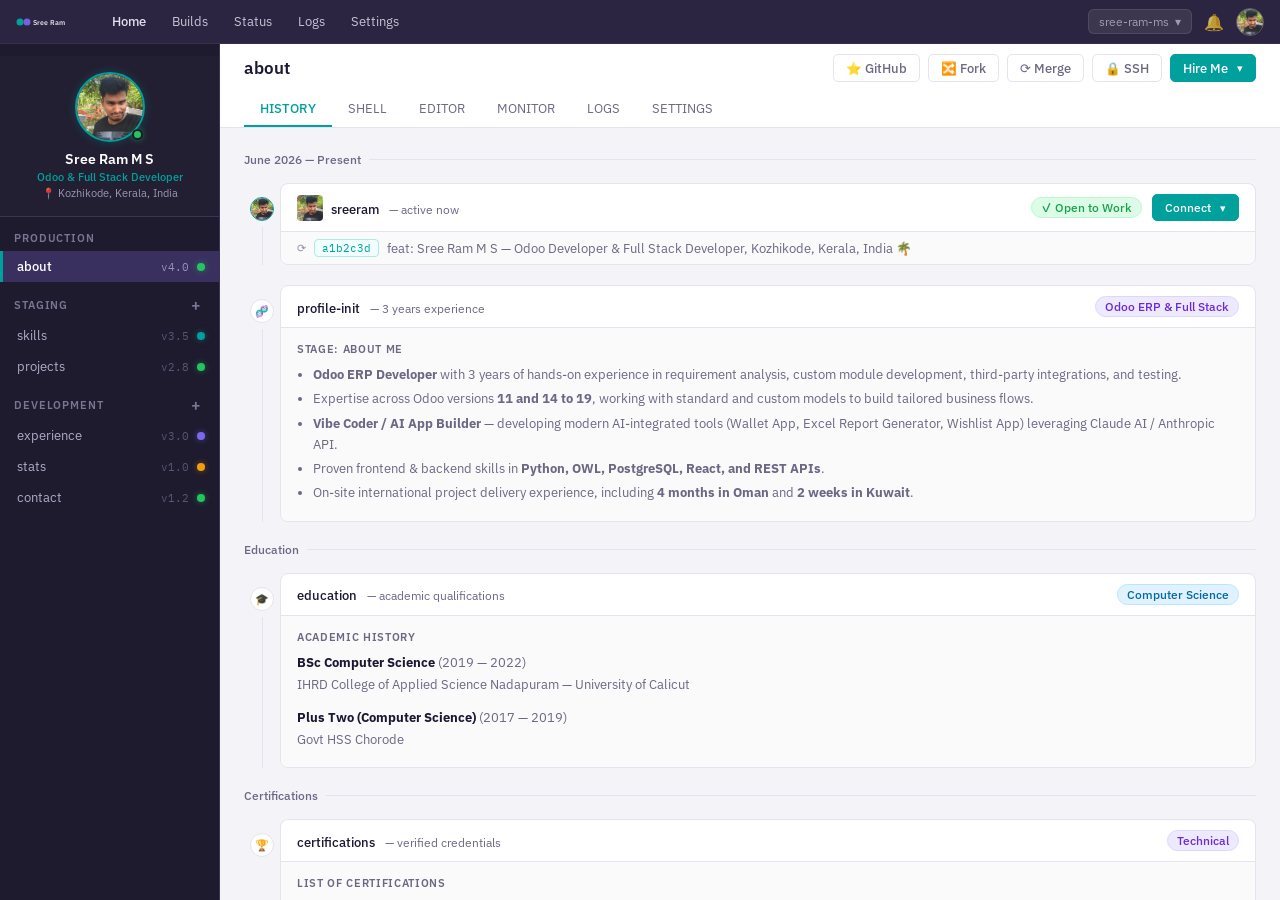
<file: Portfolio-Odoo-sh/index.html>
<!DOCTYPE html>
<html lang="en">
<head>
<meta charset="UTF-8">
<meta name="viewport" content="width=device-width, initial-scale=1.0">
<title>Sreeram — Portfolio</title>
<link href="https://fonts.googleapis.com/css2?family=IBM+Plex+Mono:wght@400;500&family=IBM+Plex+Sans:wght@300;400;500;600&display=swap" rel="stylesheet">
<style>
  *, *::before, *::after { box-sizing: border-box; margin: 0; padding: 0; }

  :root {
    --bg-topbar: #2c2541;
    --bg-sidebar: #1e1b2e;
    --bg-sidebar-hover: #2a2540;
    --bg-sidebar-active: #3a3060;
    --bg-main: #f4f3f7;
    --bg-card: #ffffff;
    --bg-tabs: #ffffff;
    --accent: #00a09d;
    --accent2: #7c68ee;
    --green: #22c55e;
    --amber: #f59e0b;
    --red: #ef4444;
    --text-top: #e2dff0;
    --text-sidebar: #b0abc8;
    --text-sidebar-active: #ffffff;
    --text-primary: #1a1833;
    --text-secondary: #6b6884;
    --border: #e5e3ed;
    --border-sidebar: #3a3555;
    --tab-active: #00a09d;
    --font: 'IBM Plex Sans', sans-serif;
    --mono: 'IBM Plex Mono', monospace;
  }

  body {
    font-family: var(--font);
    background: var(--bg-main);
    color: var(--text-primary);
    display: flex;
    flex-direction: column;
    height: 100vh;
    overflow: hidden;
  }

  /* ── TOP BAR ── */
  .topbar {
    background: var(--bg-topbar);
    height: 44px;
    display: flex;
    align-items: center;
    padding: 0 16px;
    gap: 0;
    flex-shrink: 0;
    border-bottom: 1px solid rgba(255,255,255,0.06);
    position: relative;
    z-index: 100;
  }
  .topbar-logo {
    display: flex;
    align-items: center;
    gap: 6px;
    margin-right: 24px;
    text-decoration: none;
  }
  .topbar-logo svg { width: 60px; height: 20px; }
  .topbar-nav { display: flex; align-items: center; gap: 2px; flex: 1; }
  .topbar-nav a {
    color: var(--text-top);
    text-decoration: none;
    font-size: 13px;
    font-weight: 400;
    padding: 6px 12px;
    border-radius: 4px;
    transition: background 0.15s;
    opacity: 0.85;
  }
  .topbar-nav a:hover { background: rgba(255,255,255,0.08); opacity: 1; }
  .topbar-nav a.active { opacity: 1; font-weight: 500; }
  .topbar-right {
    display: flex;
    align-items: center;
    gap: 12px;
    margin-left: auto;
  }
  .topbar-project {
    display: flex;
    align-items: center;
    gap: 6px;
    background: rgba(255,255,255,0.08);
    border: 1px solid rgba(255,255,255,0.1);
    border-radius: 6px;
    padding: 4px 10px;
    font-size: 12px;
    color: var(--text-top);
    cursor: pointer;
    transition: background 0.15s;
  }
  .topbar-project:hover { background: rgba(255,255,255,0.13); }
  .topbar-project span { opacity: 0.6; }
  .topbar-avatar {
    width: 28px; height: 28px;
    border-radius: 50%;
    background: linear-gradient(135deg, var(--accent2), var(--accent));
    display: flex; align-items: center; justify-content: center;
    font-size: 11px; font-weight: 600; color: #fff;
    cursor: pointer;
  }
  .topbar-bell {
    color: var(--text-top); opacity: 0.7; cursor: pointer; font-size: 16px;
    transition: opacity 0.15s;
  }
  .topbar-bell:hover { opacity: 1; }

  /* ── BODY LAYOUT ── */
  .body-layout {
    display: flex;
    flex: 1;
    overflow: hidden;
  }

  /* ── SIDEBAR ── */
  .sidebar {
    width: 220px;
    background: var(--bg-sidebar);
    flex-shrink: 0;
    overflow-y: auto;
    padding: 12px 0;
    border-right: 1px solid var(--border-sidebar);
  }
  .sidebar::-webkit-scrollbar { width: 4px; }
  .sidebar::-webkit-scrollbar-track { background: transparent; }
  .sidebar::-webkit-scrollbar-thumb { background: #3a3555; border-radius: 2px; }

  .sidebar-section {
    margin-bottom: 4px;
  }
  .sidebar-section-header {
    display: flex;
    align-items: center;
    justify-content: space-between;
    padding: 6px 14px;
    font-size: 11px;
    font-weight: 600;
    color: #7a7595;
    text-transform: uppercase;
    letter-spacing: 0.08em;
    margin-top: 8px;
  }
  .sidebar-section-header .add-btn {
    width: 18px; height: 18px;
    display: flex; align-items: center; justify-content: center;
    border-radius: 3px;
    color: #7a7595;
    cursor: pointer;
    font-size: 16px;
    transition: background 0.15s, color 0.15s;
  }
  .sidebar-section-header .add-btn:hover { background: rgba(255,255,255,0.08); color: #fff; }

  .sidebar-item {
    display: flex;
    align-items: center;
    justify-content: space-between;
    padding: 7px 14px;
    cursor: pointer;
    border-radius: 0;
    transition: background 0.12s;
    border-left: 3px solid transparent;
    text-decoration: none;
  }
  .sidebar-item:hover { background: var(--bg-sidebar-hover); }
  .sidebar-item.active {
    background: var(--bg-sidebar-active);
    border-left-color: var(--accent);
  }
  .sidebar-item-left { display: flex; align-items: center; gap: 8px; }
  .sidebar-item-name {
    font-size: 13px;
    color: var(--text-sidebar);
    font-weight: 400;
  }
  .sidebar-item.active .sidebar-item-name { color: var(--text-sidebar-active); font-weight: 500; }
  .sidebar-item-right { display: flex; align-items: center; gap: 8px; }
  .sidebar-version {
    font-size: 11px;
    color: #5a5575;
    font-family: var(--mono);
  }
  .sidebar-item.active .sidebar-version { color: #9a94b8; }
  .dot {
    width: 8px; height: 8px;
    border-radius: 50%;
    flex-shrink: 0;
  }
  .dot-green { background: var(--green); box-shadow: 0 0 6px rgba(34,197,94,0.5); }
  .dot-amber { background: var(--amber); box-shadow: 0 0 6px rgba(245,158,11,0.4); }
  .dot-purple { background: var(--accent2); box-shadow: 0 0 6px rgba(124,104,238,0.5); }
  .dot-teal { background: var(--accent); box-shadow: 0 0 6px rgba(0,160,157,0.5); }

  /* ── MAIN CONTENT ── */
  .main {
    flex: 1;
    display: flex;
    flex-direction: column;
    overflow: hidden;
    background: var(--bg-main);
  }

  /* ── CONTENT HEADER ── */
  .content-header {
    background: var(--bg-card);
    border-bottom: 1px solid var(--border);
    padding: 0 24px;
    flex-shrink: 0;
  }
  .content-header-top {
    display: flex;
    align-items: center;
    justify-content: space-between;
    padding: 10px 0 8px;
    gap: 12px;
  }
  .content-title {
    font-size: 17px;
    font-weight: 600;
    color: var(--text-primary);
  }
  .header-actions { display: flex; align-items: center; gap: 8px; flex-wrap: wrap; }

  .btn {
    display: inline-flex; align-items: center; gap: 5px;
    padding: 5px 12px;
    border-radius: 5px;
    font-size: 12.5px;
    font-weight: 500;
    cursor: pointer;
    border: 1px solid transparent;
    transition: all 0.15s;
    font-family: var(--font);
    text-decoration: none;
  }
  .btn-outline {
    background: transparent;
    border-color: var(--border);
    color: var(--text-secondary);
  }
  .btn-outline:hover { border-color: #c0bcd0; color: var(--text-primary); background: #f8f7fc; }
  .btn-primary {
    background: var(--accent);
    color: #fff;
    border-color: var(--accent);
    position: relative;
    overflow: hidden;
  }
  .btn-primary:hover { background: #008a87; }
  .btn-primary::after {
    content: '▾';
    margin-left: 4px;
    font-size: 11px;
  }
  .btn-github {
    background: transparent;
    border-color: var(--border);
    color: var(--text-secondary);
  }
  .btn-github:hover { background: #f8f7fc; color: var(--text-primary); }

  /* ── TABS ── */
  .tabs {
    display: flex;
    gap: 0;
    margin-top: 2px;
  }
  .tab {
    padding: 8px 16px;
    font-size: 13px;
    color: var(--text-secondary);
    cursor: pointer;
    border-bottom: 2px solid transparent;
    transition: all 0.15s;
    font-weight: 400;
    white-space: nowrap;
  }
  .tab:hover { color: var(--text-primary); }
  .tab.active {
    color: var(--tab-active);
    border-bottom-color: var(--tab-active);
    font-weight: 500;
  }

  /* ── SCROLLABLE CONTENT ── */
  .content-body {
    flex: 1;
    overflow-y: auto;
    padding: 24px;
  }
  .content-body::-webkit-scrollbar { width: 6px; }
  .content-body::-webkit-scrollbar-track { background: transparent; }
  .content-body::-webkit-scrollbar-thumb { background: #d5d2e0; border-radius: 3px; }

  /* ── PANELS ── */
  .panel { display: none; }
  .panel.active { display: block; }

  /* ── TIMELINE (History panel) ── */
  .timeline-date {
    font-size: 12px;
    color: var(--text-secondary);
    font-weight: 500;
    margin-bottom: 16px;
    display: flex;
    align-items: center;
    gap: 8px;
  }
  .timeline-date::after {
    content: '';
    flex: 1;
    height: 1px;
    background: var(--border);
  }
  .timeline-wrapper {
    display: flex;
    gap: 0;
    margin-bottom: 20px;
  }
  .timeline-rail {
    width: 36px;
    display: flex;
    flex-direction: column;
    align-items: center;
    flex-shrink: 0;
    padding-top: 14px;
  }
  .timeline-icon {
    width: 24px; height: 24px;
    border-radius: 50%;
    background: var(--bg-card);
    border: 1.5px solid var(--border);
    display: flex; align-items: center; justify-content: center;
    font-size: 11px;
    color: var(--text-secondary);
    flex-shrink: 0;
  }
  .timeline-line {
    width: 1px;
    flex: 1;
    background: var(--border);
    margin-top: 6px;
    min-height: 20px;
  }
  .timeline-card {
    flex: 1;
    background: var(--bg-card);
    border: 1px solid var(--border);
    border-radius: 8px;
    overflow: hidden;
    margin-bottom: 0;
  }
  .timeline-card-header {
    display: flex;
    align-items: center;
    justify-content: space-between;
    padding: 10px 16px;
    gap: 12px;
    flex-wrap: wrap;
  }
  .commit-author {
    display: flex;
    align-items: center;
    gap: 8px;
  }
  .commit-avatar {
    width: 26px; height: 26px;
    border-radius: 4px;
    background: linear-gradient(135deg, var(--accent2), var(--accent));
    display: flex; align-items: center; justify-content: center;
    font-size: 10px; font-weight: 600; color: #fff;
    flex-shrink: 0;
  }
  .commit-name { font-size: 13px; font-weight: 500; color: var(--text-primary); }
  .commit-time { font-size: 12px; color: var(--text-secondary); }
  .commit-right { display: flex; align-items: center; gap: 10px; }
  .badge-success {
    display: inline-flex; align-items: center; gap: 4px;
    font-size: 11.5px; font-weight: 500;
    color: #16a34a;
    background: #dcfce7;
    border: 1px solid #bbf7d0;
    border-radius: 100px;
    padding: 2px 9px;
  }
  .badge-info {
    display: inline-flex; align-items: center; gap: 4px;
    font-size: 11.5px; font-weight: 500;
    color: #0369a1;
    background: #e0f2fe;
    border: 1px solid #bae6fd;
    border-radius: 100px;
    padding: 2px 9px;
  }
  .badge-purple {
    display: inline-flex; align-items: center; gap: 4px;
    font-size: 11.5px; font-weight: 500;
    color: #6d28d9;
    background: #ede9fe;
    border: 1px solid #ddd6fe;
    border-radius: 100px;
    padding: 2px 9px;
  }
  .commit-row {
    display: flex;
    align-items: center;
    gap: 8px;
    padding: 7px 16px;
    border-top: 1px solid var(--border);
    background: #fafafa;
    flex-wrap: wrap;
  }
  .commit-hash {
    font-family: var(--mono);
    font-size: 11px;
    color: var(--accent);
    background: #f0fefe;
    border: 1px solid #b2e8e7;
    padding: 1px 7px;
    border-radius: 4px;
  }
  .commit-msg { font-size: 12.5px; color: var(--text-secondary); flex: 1; }
  .commit-icon { font-size: 11px; color: #9490a8; }

  .stage-change-card {
    padding: 14px 16px;
    border-top: 1px solid var(--border);
    background: #fafafa;
  }
  .stage-label {
    font-size: 11px; font-weight: 600;
    text-transform: uppercase; letter-spacing: 0.06em;
    color: var(--text-secondary);
    margin-bottom: 8px;
  }
  .stage-desc { font-size: 12.5px; color: var(--text-secondary); line-height: 1.7; }
  .stage-desc li { margin-left: 16px; margin-bottom: 3px; list-style: disc; }

  /* ── SHELL PANEL ── */
  .shell-panel {
    background: #0f0e1a;
    border-radius: 8px;
    overflow: hidden;
    border: 1px solid #2a2840;
    font-family: var(--mono);
  }
  .shell-toolbar {
    background: #1a1830;
    padding: 8px 14px;
    display: flex;
    align-items: center;
    gap: 8px;
    border-bottom: 1px solid #2a2840;
  }
  .shell-dot { width: 10px; height: 10px; border-radius: 50%; }
  .shell-title { font-size: 11px; color: #5a5878; margin-left: auto; }
  .shell-body { padding: 18px; min-height: 320px; }
  .shell-line { font-size: 13px; color: #a8a4c0; line-height: 1.9; }
  .shell-prompt { color: var(--accent); }
  .shell-cmd { color: #e2dff0; }
  .shell-output { color: #6a6888; }
  .shell-highlight { color: #7c68ee; }
  .shell-success { color: #22c55e; }
  .shell-cursor {
    display: inline-block;
    width: 8px; height: 14px;
    background: var(--accent);
    vertical-align: middle;
    animation: blink 1.1s step-end infinite;
    margin-left: 2px;
  }
  @keyframes blink { 0%,100%{opacity:1} 50%{opacity:0} }

  /* ── SKILLS PANEL ── */
  .skills-grid { display: grid; grid-template-columns: repeat(auto-fill, minmax(280px, 1fr)); gap: 14px; }
  .skill-card {
    background: var(--bg-card);
    border: 1px solid var(--border);
    border-radius: 8px;
    padding: 14px 16px;
    transition: border-color 0.15s, box-shadow 0.15s;
  }
  .skill-card:hover { border-color: #c0bcd0; box-shadow: 0 2px 10px rgba(0,0,0,0.05); }
  .skill-card-header { display: flex; align-items: center; justify-content: space-between; margin-bottom: 10px; }
  .skill-card-title { font-size: 13px; font-weight: 600; color: var(--text-primary); }
  .skill-tag {
    font-size: 10.5px; font-weight: 500;
    padding: 2px 8px; border-radius: 100px;
    background: #ede9fe; color: #6d28d9;
  }
  .skill-tag.teal { background: #ccfbf1; color: #0f766e; }
  .skill-tag.blue { background: #dbeafe; color: #1d4ed8; }
  .skill-list { display: flex; flex-wrap: wrap; gap: 6px; }
  .skill-pill {
    font-size: 11.5px;
    padding: 3px 10px;
    background: #f4f3f7;
    border: 1px solid var(--border);
    border-radius: 100px;
    color: var(--text-secondary);
    font-family: var(--mono);
    transition: all 0.12s;
  }
  .skill-pill:hover { background: #ede9fe; border-color: #c4b5fd; color: #6d28d9; }

  /* ── PROJECTS PANEL ── */
  .project-list { display: flex; flex-direction: column; gap: 12px; }
  .project-card {
    background: var(--bg-card);
    border: 1px solid var(--border);
    border-radius: 8px;
    overflow: hidden;
    transition: border-color 0.15s, box-shadow 0.15s;
  }
  .project-card:hover { border-color: #c0bcd0; box-shadow: 0 2px 12px rgba(0,0,0,0.06); }
  .project-card-header {
    display: flex; align-items: center; justify-content: space-between;
    padding: 12px 16px;
    flex-wrap: wrap; gap: 10px;
  }
  .project-card-left { display: flex; align-items: center; gap: 10px; }
  .project-icon {
    width: 32px; height: 32px;
    border-radius: 6px;
    display: flex; align-items: center; justify-content: center;
    font-size: 15px;
    flex-shrink: 0;
  }
  .project-title { font-size: 13.5px; font-weight: 600; color: var(--text-primary); }
  .project-type { font-size: 11.5px; color: var(--text-secondary); margin-top: 1px; }
  .project-body {
    border-top: 1px solid var(--border);
    padding: 10px 16px;
    background: #fafafa;
    font-size: 12.5px;
    color: var(--text-secondary);
    line-height: 1.7;
  }
  .project-tech { display: flex; gap: 6px; flex-wrap: wrap; margin-top: 8px; }
  .tech-pill {
    font-size: 11px;
    padding: 2px 8px;
    background: #fff;
    border: 1px solid var(--border);
    border-radius: 4px;
    color: var(--text-secondary);
    font-family: var(--mono);
  }

  /* ── MONITOR PANEL ── */
  .monitor-grid { display: grid; grid-template-columns: repeat(auto-fill, minmax(220px, 1fr)); gap: 14px; margin-bottom: 20px; }
  .stat-card {
    background: var(--bg-card);
    border: 1px solid var(--border);
    border-radius: 8px;
    padding: 16px;
  }
  .stat-label { font-size: 11px; font-weight: 500; color: var(--text-secondary); text-transform: uppercase; letter-spacing: 0.06em; margin-bottom: 8px; }
  .stat-value { font-size: 26px; font-weight: 600; color: var(--text-primary); font-family: var(--mono); }
  .stat-sub { font-size: 11.5px; color: var(--text-secondary); margin-top: 4px; }
  .stat-bar { height: 4px; background: var(--border); border-radius: 2px; margin-top: 10px; overflow: hidden; }
  .stat-bar-fill { height: 100%; border-radius: 2px; background: var(--accent); transition: width 0.8s; }

  /* ── CONTACT PANEL ── */
  .contact-grid { display: grid; grid-template-columns: repeat(auto-fill, minmax(260px, 1fr)); gap: 14px; }
  .contact-card {
    background: var(--bg-card);
    border: 1px solid var(--border);
    border-radius: 8px;
    padding: 18px;
    display: flex;
    align-items: flex-start;
    gap: 14px;
    transition: border-color 0.15s, box-shadow 0.15s;
    cursor: pointer;
  }
  .contact-card:hover { border-color: var(--accent); box-shadow: 0 2px 12px rgba(0,160,157,0.1); }
  .contact-icon-box {
    width: 38px; height: 38px;
    border-radius: 8px;
    display: flex; align-items: center; justify-content: center;
    font-size: 18px;
    flex-shrink: 0;
  }
  .contact-label { font-size: 11px; color: var(--text-secondary); font-weight: 500; text-transform: uppercase; letter-spacing: 0.05em; margin-bottom: 3px; }
  .contact-value { font-size: 13.5px; font-weight: 500; color: var(--text-primary); }

  /* ── SETTINGS ── */
  .settings-section { margin-bottom: 24px; }
  .settings-title {
    font-size: 11px; font-weight: 600;
    text-transform: uppercase; letter-spacing: 0.07em;
    color: var(--text-secondary);
    margin-bottom: 10px;
    padding-bottom: 6px;
    border-bottom: 1px solid var(--border);
  }
  .settings-row {
    display: flex; align-items: center; justify-content: space-between;
    padding: 10px 0;
    border-bottom: 1px solid #f0eef8;
    gap: 12px;
  }
  .settings-row-label { font-size: 13px; color: var(--text-primary); font-weight: 500; }
  .settings-row-desc { font-size: 12px; color: var(--text-secondary); margin-top: 2px; }
  .settings-value { font-size: 12.5px; color: var(--text-secondary); font-family: var(--mono); }

  /* Responsive */
  @media (max-width: 768px) {
    .sidebar { width: 180px; }
    .topbar-nav a { padding: 6px 8px; font-size: 12px; }
  }

  /* ── PROFILE WIDGET ── */
  .sidebar-profile {
    padding: 16px 12px;
    border-bottom: 1px solid var(--border-sidebar);
    display: flex;
    flex-direction: column;
    align-items: center;
    text-align: center;
    gap: 8px;
    background: rgba(255,255,255,0.02);
  }
  .profile-avatar-container {
    position: relative;
    width: 70px;
    height: 70px;
  }
  .profile-img {
    width: 100%;
    height: 100%;
    border-radius: 50%;
    object-fit: cover;
    border: 2px solid var(--accent);
    box-shadow: 0 0 10px rgba(0, 160, 157, 0.3);
  }
  .profile-status-dot {
    position: absolute;
    bottom: 2px;
    right: 2px;
    width: 11px;
    height: 11px;
    border-radius: 50%;
    border: 2px solid var(--bg-sidebar);
  }
  .profile-info {
    display: flex;
    flex-direction: column;
    gap: 2px;
  }
  .profile-name {
    font-size: 13.5px;
    font-weight: 600;
    color: var(--text-sidebar-active);
  }
  .profile-title {
    font-size: 10.5px;
    color: var(--accent);
    font-weight: 500;
  }
  .profile-location {
    font-size: 10.5px;
    color: var(--text-sidebar);
    opacity: 0.85;
  }
  .topbar-avatar-img {
    width: 28px; height: 28px;
    border-radius: 50%;
    object-fit: cover;
    cursor: pointer;
    border: 1px solid rgba(255, 255, 255, 0.25);
  }
  .commit-avatar-img {
    width: 26px; height: 26px;
    border-radius: 4px;
    object-fit: cover;
    flex-shrink: 0;
  }

  /* ── IDE EDITOR TAB ── */
  .ide-container {
    display: flex;
    background: #1e1e1e;
    color: #d4d4d4;
    border-radius: 8px;
    border: 1px solid #3c3c3c;
    font-family: var(--mono);
    height: 450px;
    overflow: hidden;
  }
  .ide-sidebar {
    width: 180px;
    background: #252526;
    border-right: 1px solid #3c3c3c;
    font-size: 12px;
    padding: 10px 0;
    overflow-y: auto;
    flex-shrink: 0;
  }
  .ide-sidebar::-webkit-scrollbar { width: 4px; }
  .ide-sidebar::-webkit-scrollbar-thumb { background: #3c3c3c; }
  .ide-sidebar-title {
    padding: 0 16px 8px;
    color: #8c8c8c;
    font-size: 10px;
    text-transform: uppercase;
    font-weight: 600;
    letter-spacing: 0.05em;
  }
  .ide-file {
    padding: 5px 16px;
    cursor: pointer;
    display: flex;
    align-items: center;
    gap: 6px;
    color: #cccccc;
    font-size: 11.5px;
  }
  .ide-file:hover { background: #2a2d2e; }
  .ide-file.active { background: #37373d; color: #ffffff; font-weight: 500; }
  .ide-main {
    flex: 1;
    display: flex;
    flex-direction: column;
    overflow: hidden;
  }
  .ide-tabs {
    display: flex;
    background: #2d2d2d;
    height: 35px;
    align-items: center;
    border-bottom: 1px solid #3c3c3c;
  }
  .ide-tab {
    padding: 0 16px;
    height: 100%;
    display: flex;
    align-items: center;
    gap: 8px;
    background: #1e1e1e;
    border-right: 1px solid #2d2d2d;
    font-size: 12px;
    color: #ffffff;
    cursor: pointer;
  }
  .ide-code-area {
    flex: 1;
    padding: 16px;
    overflow: auto;
    font-size: 12px;
    line-height: 1.6;
    background: #1e1e1e;
  }
  .ide-code-area::-webkit-scrollbar { width: 6px; height: 6px; }
  .ide-code-area::-webkit-scrollbar-thumb { background: #3c3c3c; }
  .ide-code-area pre { margin: 0; }
  .code-kw { color: #569cd6; font-weight: 500; }
  .code-str { color: #ce9178; }
  .code-cmt { color: #6a9955; font-style: italic; }
  .code-def { color: #dcdcaa; }
  .code-type { color: #4ec9b0; }
  .code-num { color: #b5cea8; }
  .code-dec { color: #cbd5e1; }
</style>
</head>
<body>

<!-- TOP BAR -->
<nav class="topbar">
  <a class="topbar-logo" href="#">
    <!-- Odoo.sh style logo text -->
    <svg viewBox="0 0 120 24" fill="none" xmlns="http://www.w3.org/2000/svg">
      <circle cx="8" cy="12" r="7" fill="#00a09d"/>
      <circle cx="22" cy="12" r="7" fill="#7c68ee" opacity="0.9"/>
      <text x="34" y="17" font-family="IBM Plex Sans,sans-serif" font-weight="600" font-size="13" fill="#e2dff0">Sree Ram</text>
    </svg>
  </a>
  <div class="topbar-nav">
    <a href="#" class="active">Home</a>
    <a href="#">Builds</a>
    <a href="#">Status</a>
    <a href="#">Logs</a>
    <a href="#">Settings</a>
  </div>
  <div class="topbar-right">
    <div class="topbar-project">
      <span>sree-ram-ms</span>
      <span>▾</span>
    </div>
    <span class="topbar-bell">🔔</span>
    <img src="profile.png" alt="SR" class="topbar-avatar-img">
  </div>
</nav>

<!-- BODY -->
<div class="body-layout">

  <!-- SIDEBAR -->
  <aside class="sidebar">
    <!-- PROFILE WIDGET -->
    <div class="sidebar-profile">
      <div class="profile-avatar-container">
        <img src="profile.png" alt="Sree Ram M S" class="profile-img">
        <span class="profile-status-dot dot-green"></span>
      </div>
      <div class="profile-info">
        <div class="profile-name">Sree Ram M S</div>
        <div class="profile-title">Odoo & Full Stack Developer</div>
        <div class="profile-location">📍 Kozhikode, Kerala, India</div>
      </div>
    </div>

    <div class="sidebar-section">
      <div class="sidebar-section-header">
        Production
      </div>
      <a class="sidebar-item active" onclick="switchBranch('about', this)">
        <div class="sidebar-item-left">
          <div class="sidebar-item-name">about</div>
        </div>
        <div class="sidebar-item-right">
          <span class="sidebar-version">v4.0</span>
          <span class="dot dot-green"></span>
        </div>
      </a>
    </div>

    <div class="sidebar-section">
      <div class="sidebar-section-header">
        Staging
        <span class="add-btn">+</span>
      </div>
      <a class="sidebar-item" onclick="switchBranch('skills', this)">
        <div class="sidebar-item-left">
          <div class="sidebar-item-name">skills</div>
        </div>
        <div class="sidebar-item-right">
          <span class="sidebar-version">v3.5</span>
          <span class="dot dot-teal"></span>
        </div>
      </a>
      <a class="sidebar-item" onclick="switchBranch('projects', this)">
        <div class="sidebar-item-left">
          <div class="sidebar-item-name">projects</div>
        </div>
        <div class="sidebar-item-right">
          <span class="sidebar-version">v2.8</span>
          <span class="dot dot-green"></span>
        </div>
      </a>
    </div>

    <div class="sidebar-section">
      <div class="sidebar-section-header">
        Development
        <span class="add-btn">+</span>
      </div>
      <a class="sidebar-item" onclick="switchBranch('experience', this)">
        <div class="sidebar-item-left">
          <div class="sidebar-item-name">experience</div>
        </div>
        <div class="sidebar-item-right">
          <span class="sidebar-version">v3.0</span>
          <span class="dot dot-purple"></span>
        </div>
      </a>
      <a class="sidebar-item" onclick="switchBranch('monitor', this)">
        <div class="sidebar-item-left">
          <div class="sidebar-item-name">stats</div>
        </div>
        <div class="sidebar-item-right">
          <span class="sidebar-version">v1.0</span>
          <span class="dot dot-amber"></span>
        </div>
      </a>
      <a class="sidebar-item" onclick="switchBranch('contact', this)">
        <div class="sidebar-item-left">
          <div class="sidebar-item-name">contact</div>
        </div>
        <div class="sidebar-item-right">
          <span class="sidebar-version">v1.2</span>
          <span class="dot dot-green"></span>
        </div>
      </a>
    </div>
  </aside>

  <!-- MAIN -->
  <main class="main">
    <div class="content-header">
      <div class="content-header-top">
        <div class="content-title" id="content-title">about</div>
        <div class="header-actions">
          <button class="btn btn-github">⭐ GitHub</button>
          <button class="btn btn-outline">🔀 Fork</button>
          <button class="btn btn-outline">⟳ Merge</button>
          <button class="btn btn-outline">🔒 SSH</button>
          <button class="btn btn-primary" onclick="alert('Hire me! 🚀')">Hire Me</button>
        </div>
      </div>
      <div class="tabs" id="tabs">
        <div class="tab active" onclick="switchTab('history', this)">HISTORY</div>
        <div class="tab" onclick="switchTab('shell', this)">SHELL</div>
        <div class="tab" onclick="switchTab('editor', this)">EDITOR</div>
        <div class="tab" onclick="switchTab('monitor', this)">MONITOR</div>
        <div class="tab" onclick="switchTab('logs', this)">LOGS</div>
        <div class="tab" onclick="switchTab('settings', this)">SETTINGS</div>
      </div>
    </div>

    <div class="content-body">

      <!-- ── HISTORY TAB ── -->
      <div class="panel active" id="tab-history">

        <!-- ABOUT branch -->
        <div id="branch-about" class="branch-panel">
          <div class="timeline-date">June 2026 — Present</div>

          <div class="timeline-wrapper">
            <div class="timeline-rail">
              <img src="profile.png" class="commit-avatar-img" style="width:24px; height:24px; border-radius:50%; border:1px solid var(--accent);">
              <div class="timeline-line"></div>
            </div>
            <div class="timeline-card">
              <div class="timeline-card-header">
                <div class="commit-author">
                  <img src="profile.png" class="commit-avatar-img">
                  <div>
                    <span class="commit-name">sreeram</span>
                    <span class="commit-time" style="margin-left:6px">— active now</span>
                  </div>
                </div>
                <div class="commit-right">
                  <span class="badge-success">✓ Open to Work</span>
                  <a href="mailto:sreerammsofficial@gmail.com" class="btn btn-primary" style="font-size:12px; text-decoration:none;">Connect</a>
                </div>
              </div>
              <div class="commit-row">
                <span class="commit-icon">⟳</span>
                <span class="commit-hash">a1b2c3d</span>
                <span class="commit-msg">feat: Sree Ram M S — Odoo Developer & Full Stack Developer, Kozhikode, Kerala, India 🌴</span>
              </div>
            </div>
          </div>

          <div class="timeline-wrapper">
            <div class="timeline-rail">
              <div class="timeline-icon">🧬</div>
              <div class="timeline-line"></div>
            </div>
            <div class="timeline-card">
              <div class="timeline-card-header">
                <div class="commit-author">
                  <div>
                    <span class="commit-name">profile-init</span>
                    <span class="commit-time" style="margin-left:6px">— 3 years experience</span>
                  </div>
                </div>
                <span class="badge-purple">Odoo ERP & Full Stack</span>
              </div>
              <div class="stage-change-card">
                <div class="stage-label">STAGE: About Me</div>
                <div class="stage-desc">
                  <ul>
                    <li><strong>Odoo ERP Developer</strong> with 3 years of hands-on experience in requirement analysis, custom module development, third-party integrations, and testing.</li>
                    <li>Expertise across Odoo versions <strong>11 and 14 to 19</strong>, working with standard and custom models to build tailored business flows.</li>
                    <li><strong>Vibe Coder / AI App Builder</strong> — developing modern AI-integrated tools (Wallet App, Excel Report Generator, Wishlist App) leveraging Claude AI / Anthropic API.</li>
                    <li>Proven frontend & backend skills in <strong>Python, OWL, PostgreSQL, React, and REST APIs</strong>.</li>
                    <li>On-site international project delivery experience, including <strong>4 months in Oman</strong> and <strong>2 weeks in Kuwait</strong>.</li>
                  </ul>
                </div>
              </div>
            </div>
          </div>

          <div class="timeline-date">Education</div>
          <div class="timeline-wrapper">
            <div class="timeline-rail">
              <div class="timeline-icon">🎓</div>
              <div class="timeline-line"></div>
            </div>
            <div class="timeline-card">
              <div class="timeline-card-header">
                <div class="commit-author">
                  <div>
                    <span class="commit-name">education</span>
                    <span class="commit-time" style="margin-left:6px">— academic qualifications</span>
                  </div>
                </div>
                <span class="badge-info">Computer Science</span>
              </div>
              <div class="stage-change-card">
                <div class="stage-label">Academic History</div>
                <div class="stage-desc">
                  <ul style="list-style: none; padding-left: 0;">
                    <li style="margin-bottom: 12px; margin-left: 0; list-style: none;">
                      <strong style="color: var(--text-primary); font-size: 13px;">BSc Computer Science</strong> (2019 — 2022)<br>
                      <span style="color: var(--text-secondary);">IHRD College of Applied Science Nadapuram — University of Calicut</span>
                    </li>
                    <li style="margin-left: 0; list-style: none;">
                      <strong style="color: var(--text-primary); font-size: 13px;">Plus Two (Computer Science)</strong> (2017 — 2019)<br>
                      <span style="color: var(--text-secondary);">Govt HSS Chorode</span>
                    </li>
                  </ul>
                </div>
              </div>
            </div>
          </div>

          <div class="timeline-date">Certifications</div>
          <div class="timeline-wrapper">
            <div class="timeline-rail">
              <div class="timeline-icon">🏆</div>
            </div>
            <div class="timeline-card">
              <div class="timeline-card-header">
                <div class="commit-author">
                  <div>
                    <span class="commit-name">certifications</span>
                    <span class="commit-time" style="margin-left:6px">— verified credentials</span>
                  </div>
                </div>
                <span class="badge-purple">Technical</span>
              </div>
              <div class="stage-change-card">
                <div class="stage-label">List of Certifications</div>
                <div class="stage-desc">
                  <ul>
                    <li><strong>Python Django</strong> (2022) — Luminar Technolab</li>
                    <li><strong>Python</strong> (2022) — Sidhah Edutech</li>
                    <li><strong>Full Stack Development with React and Drupal</strong> (2022) — Fireflies</li>
                  </ul>
                </div>
              </div>
            </div>
          </div>
        </div>

        <!-- SKILLS branch -->
        <div id="branch-skills" class="branch-panel" style="display:none">
          <div class="timeline-date">Technical Skills</div>
          <div class="skills-grid">
            <div class="skill-card">
              <div class="skill-card-header">
                <span class="skill-card-title">⚙️ Odoo (Primary)</span>
                <span class="skill-tag">Primary</span>
              </div>
              <div class="skill-list">
                <span class="skill-pill">Module Development</span>
                <span class="skill-pill">Odoo Customization</span>
                <span class="skill-pill">XML & QWeb Templates</span>
                <span class="skill-pill">Odoo ORM / Python</span>
                <span class="skill-pill">OWL (Odoo Web Library)</span>
                <span class="skill-pill">Accounting / Inventory / HR</span>
                <span class="skill-pill">Odoo.sh & Git</span>
                <span class="skill-pill">Versions 11 & 14–19</span>
                <span class="skill-pill">Deployment & Configuration</span>
              </div>
            </div>
            <div class="skill-card">
              <div class="skill-card-header">
                <span class="skill-card-title">🌐 Web Development</span>
                <span class="skill-tag teal">Full Stack</span>
              </div>
              <div class="skill-list">
                <span class="skill-pill">HTML5 & CSS3</span>
                <span class="skill-pill">JavaScript (ES6+)</span>
                <span class="skill-pill">React</span>
                <span class="skill-pill">REST APIs</span>
                <span class="skill-pill">Bootstrap</span>
              </div>
            </div>
            <div class="skill-card">
              <div class="skill-card-header">
                <span class="skill-card-title">🤖 Vibe Coding / AI Apps</span>
                <span class="skill-tag blue">Interactive</span>
              </div>
              <div class="skill-list">
                <span class="skill-pill">Claude AI / Anthropic API</span>
                <span class="skill-pill">AI-powered App Building</span>
                <span class="skill-pill">Prompt Engineering</span>
                <span class="skill-pill">SheetJS</span>
              </div>
            </div>
            <div class="skill-card">
              <div class="skill-card-header">
                <span class="skill-card-title">🛠️ Other Tech</span>
                <span class="skill-tag teal">Environment</span>
              </div>
              <div class="skill-list">
                <span class="skill-pill">Python</span>
                <span class="skill-pill">PostgreSQL / SQL</span>
                <span class="skill-pill">Django</span>
                <span class="skill-pill">Git / GitHub</span>
                <span class="skill-pill">Linux</span>
              </div>
            </div>
          </div>
        </div>

        <!-- PROJECTS branch -->
        <div id="branch-projects" class="branch-panel" style="display:none">
          <div class="timeline-date">Featured Projects</div>
          <div class="project-list">
            <div class="project-card">
              <div class="project-card-header">
                <div class="project-card-left">
                  <div class="project-icon" style="background:#e0f2fe">⚙️</div>
                  <div>
                    <div class="project-title">Odoo Enterprise Customizations & Migrations</div>
                    <div class="project-type">Odoo Module / ERP</div>
                  </div>
                </div>
                <span class="badge-purple">Enterprise</span>
              </div>
              <div class="project-body">
                Customized core modules (Website, Sales, Inventory, Accounting, POS, and Purchase). Developed custom PDF, Excel, and HTML view reports, and completed end-to-end database/module migrations across versions 11 and 14–19.
                <div class="project-tech">
                  <span class="tech-pill">Python</span>
                  <span class="tech-pill">Odoo ORM</span>
                  <span class="tech-pill">XML / QWeb</span>
                  <span class="tech-pill">OWL (JS)</span>
                  <span class="tech-pill">PostgreSQL</span>
                </div>
                <div style="margin-top: 10px; font-size: 11.5px;">
                  <a href="https://github.com/Sree-Ram-MS" target="_blank" style="color: var(--accent); text-decoration: none; font-weight: 500;">🔗 View GitHub Profile</a>
                </div>
              </div>
            </div>

            <div class="project-card">
              <div class="project-card-header">
                <div class="project-card-left">
                  <div class="project-icon" style="background:#ede9fe">💰</div>
                  <div>
                    <div class="project-title">Wallet App</div>
                    <div class="project-type">AI-powered Web App</div>
                  </div>
                </div>
                <span class="badge-success">✓ Live</span>
              </div>
              <div class="project-body">
                Personal finance tracker with transaction history, balance tracking and smart insights. Developed using modern vibe-coding methodologies.
                <div class="project-tech">
                  <span class="tech-pill">Claude AI</span>
                  <span class="tech-pill">React</span>
                  <span class="tech-pill">JavaScript</span>
                  <span class="tech-pill">HTML / CSS</span>
                </div>
                <div style="margin-top: 10px; font-size: 11.5px;">
                  <a href="https://github.com/Sree-Ram-MS/Wallet-App" target="_blank" style="color: var(--accent); text-decoration: none; font-weight: 500;">🔗 Sree-Ram-MS/Wallet-App</a>
                </div>
              </div>
            </div>

            <div class="project-card">
              <div class="project-card-header">
                <div class="project-card-left">
                  <div class="project-icon" style="background:#dcfce7">📊</div>
                  <div>
                    <div class="project-title">Excel Report Generator</div>
                    <div class="project-type">AI-powered Web App</div>
                  </div>
                </div>
                <span class="badge-success">✓ Live</span>
              </div>
              <div class="project-body">
                Generates formatted Excel reports from user input automatically. Integrated with AI APIs to structure and process input.
                <div class="project-tech">
                  <span class="tech-pill">Claude AI</span>
                  <span class="tech-pill">SheetJS</span>
                  <span class="tech-pill">JavaScript</span>
                  <span class="tech-pill">HTML / CSS</span>
                </div>
                <div style="margin-top: 10px; font-size: 11.5px;">
                  <a href="https://github.com/Sree-Ram-MS/Excel-Report-Generator" target="_blank" style="color: var(--accent); text-decoration: none; font-weight: 500;">🔗 Sree-Ram-MS/Excel-Report-Generator</a>
                </div>
              </div>
            </div>

            <div class="project-card">
              <div class="project-card-header">
                <div class="project-card-left">
                  <div class="project-icon" style="background:#fef9c3">⭐</div>
                  <div>
                    <div class="project-title">Wishlist App</div>
                    <div class="project-type">Web App</div>
                  </div>
                </div>
                <span class="badge-success">✓ Live</span>
              </div>
              <div class="project-body">
                Personal wishlist manager to add, categorize, edit and track priority status of desired items with local persistence.
                <div class="project-tech">
                  <span class="tech-pill">HTML5</span>
                  <span class="tech-pill">CSS3</span>
                  <span class="tech-pill">JavaScript</span>
                  <span class="tech-pill">LocalStorage</span>
                </div>
                <div style="margin-top: 10px; font-size: 11.5px;">
                  <a href="https://github.com/Sree-Ram-MS/Wishlist-App" target="_blank" style="color: var(--accent); text-decoration: none; font-weight: 500;">🔗 Sree-Ram-MS/Wishlist-App</a>
                </div>
              </div>
            </div>
          </div>
        </div>

        <!-- EXPERIENCE branch -->
        <div id="branch-experience" class="branch-panel" style="display:none">
          <div class="timeline-date">Work Experience</div>
          <div class="timeline-wrapper">
            <div class="timeline-rail">
              <div class="timeline-icon">💼</div>
              <div class="timeline-line"></div>
            </div>
            <div class="timeline-card">
              <div class="timeline-card-header">
                <div class="commit-author">
                  <div class="commit-avatar" style="background:linear-gradient(135deg,#7c68ee,#4f46e5)">TS</div>
                  <div>
                    <span class="commit-name">Senior Odoo Developer</span>
                    <span class="commit-time" style="margin-left:6px">@ Tecfuge Solutions — 04/2026 – Present</span>
                  </div>
                </div>
                <span class="badge-success">✓ Current</span>
              </div>
              <div class="stage-change-card">
                <div class="stage-label">Responsibilities & Key Work</div>
                <div class="stage-desc">
                  <ul>
                    <li>Designing and implementing scalable ERP solutions using Odoo.</li>
                    <li>Developing custom modules and advanced business workflows.</li>
                    <li>Integrating payment gateways and external APIs.</li>
                    <li>Leading module migration and upgrade projects.</li>
                    <li>Building dashboards, reports, and automation solutions.</li>
                    <li>Performing code reviews, optimization, and technical support.</li>
                    <li>Collaborating with clients to gather requirements and deliver solutions.</li>
                  </ul>
                </div>
              </div>
            </div>
          </div>

          <div class="timeline-wrapper">
            <div class="timeline-rail">
              <div class="timeline-icon">💼</div>
              <div class="timeline-line"></div>
            </div>
            <div class="timeline-card">
              <div class="timeline-card-header">
                <div class="commit-author">
                  <div class="commit-avatar" style="background:linear-gradient(135deg,#00a09d,#0f766e)">CO</div>
                  <div>
                    <span class="commit-name">Odoo Developer</span>
                    <span class="commit-time" style="margin-left:6px">@ Code-OX Technologies — 08/2023 – 03/2026</span>
                  </div>
                </div>
                <span class="badge-info">Past</span>
              </div>
              <div class="stage-change-card">
                <div class="stage-label">Responsibilities & Key Work</div>
                <div class="stage-desc">
                  <ul>
                    <li>Developed and customized Odoo modules based on client requirements.</li>
                    <li>Worked extensively on Sales, Purchase, Inventory, Accounting, POS, and Website modules.</li>
                    <li>Developed APIs and integrated third-party services.</li>
                    <li>Customized PDF, Excel, and HTML reports.</li>
                    <li>Performed database migration and module migration across Odoo versions.</li>
                    <li>Optimized system performance and business workflows.</li>
                    <li>Worked with Git and Odoo.sh for version control and deployment.</li>
                    <li><em>On-site international delivery</em>: Deployed and optimized systems on-site (4 months in Oman, 2 weeks in Kuwait).</li>
                  </ul>
                </div>
              </div>
            </div>
          </div>
          <div class="timeline-wrapper">
            <div class="timeline-rail">
              <div class="timeline-icon">💡</div>
            </div>
            <div class="timeline-card">
              <div class="timeline-card-header">
                <div class="commit-author">
                  <div class="commit-avatar" style="background:linear-gradient(135deg,#f59e0b,#d97706)">AI</div>
                  <div>
                    <span class="commit-name">Freelance & AI Vibe Coding</span>
                    <span class="commit-time" style="margin-left:6px">— Ongoing</span>
                  </div>
                </div>
                <span class="badge-info">Freelance</span>
              </div>
              <div class="stage-change-card">
                <div class="stage-label">ROLE: Independent AI App Architect</div>
                <div class="stage-desc">
                  <ul>
                    <li>Building AI-powered web tools utilizing Claude AI and the Anthropic API to automate developer productivity and report workflows (Excel Generator, Wallet Tracker).</li>
                    <li>Providing technical consulting on prompt engineering and quick prototyping for web solutions.</li>
                  </ul>
                </div>
              </div>
            </div>
          </div>
        </div>

        <!-- MONITOR / STATS branch -->
        <div id="branch-monitor" class="branch-panel" style="display:none">
          <div class="timeline-date">Developer Stats</div>
          <div class="monitor-grid">
            <div class="stat-card">
              <div class="stat-label">Experience</div>
              <div class="stat-value">3+</div>
              <div class="stat-sub">Years of professional dev</div>
              <div class="stat-bar"><div class="stat-bar-fill" style="width:75%"></div></div>
            </div>
            <div class="stat-card">
              <div class="stat-label">Projects Deployed</div>
              <div class="stat-value">15+</div>
              <div class="stat-sub">Odoo & web projects</div>
              <div class="stat-bar"><div class="stat-bar-fill" style="width:85%;background:#7c68ee"></div></div>
            </div>
            <div class="stat-card">
              <div class="stat-label">Odoo Modules</div>
              <div class="stat-value">25+</div>
              <div class="stat-sub">Custom modules built</div>
              <div class="stat-bar"><div class="stat-bar-fill" style="width:90%"></div></div>
            </div>
            <div class="stat-card">
              <div class="stat-label">AI Apps Built</div>
              <div class="stat-value">3</div>
              <div class="stat-sub">Vibe code projects</div>
              <div class="stat-bar"><div class="stat-bar-fill" style="width:60%;background:#f59e0b"></div></div>
            </div>
          </div>
          <div class="timeline-date">Odoo Version Support</div>
          <div class="skills-grid">
            <div class="skill-card" style="grid-column: 1 / -1;">
              <div class="skill-card-header"><span class="skill-card-title">Odoo Versions Handled</span><span class="badge-success" style="font-size:11px">v11 – v19</span></div>
              <div class="skill-list">
                <span class="skill-pill" style="border-color:var(--accent); background:#e0fefe; color:var(--accent); font-weight:600;">v19.0 (Latest)</span>
                <span class="skill-pill">v18.0</span>
                <span class="skill-pill">v17.0</span>
                <span class="skill-pill">v16.0</span>
                <span class="skill-pill">v15.0</span>
                <span class="skill-pill">v14.0</span>
                <span class="skill-pill">v11.0</span>
              </div>
            </div>
          </div>
        </div>

        <!-- CONTACT branch -->
        <div id="branch-contact" class="branch-panel" style="display:none">
          <div class="timeline-date">Get In Touch</div>
          <div class="contact-grid">
            <a href="mailto:sreerammsofficial@gmail.com" class="contact-card" style="text-decoration: none;">
              <div class="contact-icon-box" style="background:#dcfce7">📧</div>
              <div>
                <div class="contact-label">Email</div>
                <div class="contact-value">sreerammsofficial@gmail.com</div>
              </div>
            </a>
            <a href="https://linkedin.com/in/Sree-Ram-MS" target="_blank" class="contact-card" style="text-decoration: none;">
              <div class="contact-icon-box" style="background:#dbeafe">💼</div>
              <div>
                <div class="contact-label">LinkedIn</div>
                <div class="contact-value">linkedin.com/in/Sree-Ram-MS</div>
              </div>
            </a>
            <a href="https://github.com/Sree-Ram-MS" target="_blank" class="contact-card" style="text-decoration: none;">
              <div class="contact-icon-box" style="background:#f3f4f6">🐙</div>
              <div>
                <div class="contact-label">GitHub</div>
                <div class="contact-value">github.com/Sree-Ram-MS</div>
              </div>
            </a>
            <div class="contact-card">
              <div class="contact-icon-box" style="background:#ede9fe">📍</div>
              <div>
                <div class="contact-label">Location</div>
                <div class="contact-value">Kozhikode, Kerala, India 🌴</div>
              </div>
            </div>
            <a href="tel:+919946392140" class="contact-card" style="text-decoration: none;">
              <div class="contact-icon-box" style="background:#fef9c3">💬</div>
              <div>
                <div class="contact-label">Phone / WhatsApp</div>
                <div class="contact-value">+91 99463 92140</div>
              </div>
            </a>
            <div class="contact-card" style="border-color:var(--accent);background:linear-gradient(135deg,#f0fefe,#fff)">
              <div class="contact-icon-box" style="background:#ccfbf1">🚀</div>
              <div>
                <div class="contact-label">Status</div>
                <div class="contact-value" style="color:var(--accent)">Open to Work</div>
              </div>
            </div>
          </div>
        </div>

      </div><!-- end tab-history -->

      <!-- ── SHELL TAB ── -->
      <div class="panel" id="tab-shell">
        <div class="shell-panel">
          <div class="shell-toolbar">
            <span class="shell-dot" style="background:#ff5f56"></span>
            <span class="shell-dot" style="background:#ffbd2e"></span>
            <span class="shell-dot" style="background:#27c93f"></span>
            <span class="shell-title">sreeram@portfolio ~ bash</span>
          </div>
          <div class="shell-body">
            <div class="shell-line"><span class="shell-prompt">sreeram@portfolio:~$</span> <span class="shell-cmd">cat about.txt</span></div>
            <div class="shell-line"><span class="shell-output">Name    : Sree Ram M S</span></div>
            <div class="shell-line"><span class="shell-output">Role    : Odoo Developer & Full Stack Developer</span></div>
            <div class="shell-line"><span class="shell-output">Location: Kozhikode, Kerala, India</span></div>
            <div class="shell-line"><span class="shell-output">Exp     : 3 Years</span></div>
            <br>
            <div class="shell-line"><span class="shell-prompt">sreeram@portfolio:~$</span> <span class="shell-cmd">odoo-bin scaffold custom_sales addons/</span></div>
            <div class="shell-line"><span class="shell-success">✔ Module scaffolded: custom_sales</span></div>
            <div class="shell-line"><span class="shell-output">  → addons/custom_sales/__manifest__.py</span></div>
            <div class="shell-line"><span class="shell-output">  → addons/custom_sales/models/</span></div>
            <div class="shell-line"><span class="shell-output">  → addons/custom_sales/views/</span></div>
            <br>
            <div class="shell-line"><span class="shell-prompt">sreeram@portfolio:~$</span> <span class="shell-cmd">git log --oneline</span></div>
            <div class="shell-line"><span class="shell-highlight">a1b2c3d</span><span class="shell-output"> feat: Odoo custom module migrations (v11 to v19)</span></div>
            <div class="shell-line"><span class="shell-highlight">d4e5f6g</span><span class="shell-output"> feat: wallet app with Claude AI integration</span></div>
            <div class="shell-line"><span class="shell-highlight">h7i8j9k</span><span class="shell-output"> feat: excel report generator (SheetJS)</span></div>
            <div class="shell-line"><span class="shell-highlight">l0m1n2o</span><span class="shell-output"> feat: wishlist app with LocalStorage support</span></div>
            <br>
            <div class="shell-line"><span class="shell-prompt">sreeram@portfolio:~$</span> <span class="shell-cursor"></span></div>
          </div>
        </div>
      </div>

      <!-- ── EDITOR TAB (IDE) ── -->
      <div class="panel" id="tab-editor">
        <div class="ide-container">
          <aside class="ide-sidebar">
            <div class="ide-sidebar-title">Workspace</div>
            <div class="ide-file active">
              <span>🐍</span> sale_order.py
            </div>
            <div class="ide-file">
              <span>📄</span> __manifest__.py
            </div>
            <div class="ide-file">
              <span>⚡</span> owl_dashboard.js
            </div>
            <div class="ide-file">
              <span>🌐</span> index.html
            </div>
          </aside>
          <main class="ide-main">
            <header class="ide-tabs">
              <div class="ide-tab">
                <span>🐍</span> sale_order.py
              </div>
            </header>
            <section class="ide-code-area">
              <pre><code><span class="code-cmt"># -*- coding: utf-8 -*-</span>
<span class="code-kw">from</span> odoo <span class="code-kw">import</span> models, fields, api, _
<span class="code-kw">from</span> odoo.exceptions <span class="code-kw">import</span> UserError

<span class="code-kw">class</span> <span class="code-type">CustomSalesOrder</span>(models.Model):
    <span class="code-cmt">""" Inherits sale.order to add custom APIs and AI logs """</span>
    _inherit = <span class="code-str">'sale.order'</span>

    payment_status = fields.Selection([
        (<span class="code-str">'pending'</span>, <span class="code-str">'Pending'</span>),
        (<span class="code-str">'paid'</span>, <span class="code-str">'Paid'</span>),
        (<span class="code-str">'failed'</span>, <span class="code-str">'Failed'</span>)
    ], string=<span class="code-str">"Payment Status"</span>, default=<span class="code-str">'pending'</span>, tracking=<span class="code-kw">True</span>)

    <span class="code-dec">@api.model</span>
    <span class="code-kw">def</span> <span class="code-def">create</span>(self, vals):
        <span class="code-cmt"># Custom logic for API triggers during sale creation</span>
        res = <span class="code-kw">super</span>(CustomSalesOrder, self).create(vals)
        <span class="code-kw">if</span> res.amount_total &gt; <span class="code-num">5000</span>:
            res.message_post(body=_(<span class="code-str">"High-value sales order created. Processing payment sync..."</span>))
        <span class="code-kw">return</span> res

    <span class="code-kw">def</span> <span class="code-def">action_sync_payment_gateway</span>(self):
        <span class="code-cmt">""" Core Integration Method: Synchronizes payment API """</span>
        self.ensure_one()
        <span class="code-kw">try</span>:
            payload = {
                <span class="code-str">'order_id'</span>: self.name,
                <span class="code-str">'amount'</span>: self.amount_total,
                <span class="code-str">'currency'</span>: self.currency_id.name
            }
            <span class="code-cmt"># Call custom integrated payment gateway client</span>
            response = self.env[<span class="code-str">'payment.gateway.client'</span>].post(<span class="code-str">'/v1/charges'</span>, payload)
            <span class="code-kw">if</span> response.get(<span class="code-str">'status'</span>) == <span class="code-str">'success'</span>:
                self.write({<span class="code-str">'payment_status'</span>: <span class="code-str">'paid'</span>})
            <span class="code-kw">else</span>:
                self.write({<span class="code-str">'payment_status'</span>: <span class="code-str">'failed'</span>})
        <span class="code-kw">except</span> Exception <span class="code-kw">as</span> e:
            <span class="code-kw">raise</span> UserError(_(<span class="code-str">"Payment sync failed: %s"</span>) % <span class="code-kw">str</span>(e))</code></pre>
            </section>
          </main>
        </div>
      </div>

      <!-- ── MONITOR TAB ── -->
      <div class="panel" id="tab-monitor">
        <div class="monitor-grid">
          <div class="stat-card">
            <div class="stat-label">Uptime</div>
            <div class="stat-value">99.9%</div>
            <div class="stat-sub">Always available</div>
            <div class="stat-bar"><div class="stat-bar-fill" style="width:99%"></div></div>
          </div>
          <div class="stat-card">
            <div class="stat-label">Response Rate</div>
            <div class="stat-value">~2h</div>
            <div class="stat-sub">Average reply time</div>
            <div class="stat-bar"><div class="stat-bar-fill" style="width:90%;background:#22c55e"></div></div>
          </div>
          <div class="stat-card">
            <div class="stat-label">Code Quality</div>
            <div class="stat-value">A+</div>
            <div class="stat-sub">Clean & documented</div>
            <div class="stat-bar"><div class="stat-bar-fill" style="width:88%;background:#7c68ee"></div></div>
          </div>
          <div class="stat-card">
            <div class="stat-label">Client Satisfaction</div>
            <div class="stat-value">5★</div>
            <div class="stat-sub">Freelance rating</div>
            <div class="stat-bar"><div class="stat-bar-fill" style="width:95%;background:#f59e0b"></div></div>
          </div>
        </div>
      </div>

      <!-- ── LOGS TAB ── -->
      <div class="panel" id="tab-logs">
        <div class="shell-panel">
          <div class="shell-toolbar">
            <span class="shell-dot" style="background:#ff5f56"></span>
            <span class="shell-dot" style="background:#ffbd2e"></span>
            <span class="shell-dot" style="background:#27c93f"></span>
            <span class="shell-title">portfolio build logs</span>
          </div>
          <div class="shell-body">
            <div class="shell-line"><span class="shell-success">[INFO]</span> <span class="shell-output">2026-06-07 — Portfolio deployed on Odoo.sh style</span></div>
            <div class="shell-line"><span class="shell-success">[INFO]</span> <span class="shell-output">Skill: Odoo Module Development — ACTIVE ✓</span></div>
            <div class="shell-line"><span class="shell-success">[INFO]</span> <span class="shell-output">Skill: Python / ORM — ACTIVE ✓</span></div>
            <div class="shell-line"><span class="shell-success">[INFO]</span> <span class="shell-output">Skill: Claude API Integration — ACTIVE ✓</span></div>
            <div class="shell-line"><span class="shell-highlight">[DEBUG]</span><span class="shell-output"> Loading project: wallet_app ... done</span></div>
            <div class="shell-line"><span class="shell-highlight">[DEBUG]</span><span class="shell-output"> Loading project: excel_report_gen ... done</span></div>
            <div class="shell-line"><span class="shell-highlight">[DEBUG]</span><span class="shell-output"> Loading project: wishlist_app ... done</span></div>
            <div class="shell-line"><span class="shell-success">[BUILD]</span> <span class="shell-output">All systems operational. Status: OPEN TO WORK 🟢</span></div>
            <div class="shell-line"><span class="shell-output">&nbsp;</span></div>
            <div class="shell-line"><span class="shell-prompt">$</span> <span class="shell-cursor"></span></div>
          </div>
        </div>
      </div>

      <!-- ── SETTINGS TAB ── -->
      <div class="panel" id="tab-settings">
        <div class="settings-section">
          <div class="settings-title">Profile</div>
          <div class="settings-row">
            <div><div class="settings-row-label">Full Name</div><div class="settings-row-desc">Your display name on the portfolio</div></div>
            <div class="settings-value">Sree Ram M S</div>
          </div>
          <div class="settings-row">
            <div><div class="settings-row-label">Location</div><div class="settings-row-desc">Current city and country</div></div>
            <div class="settings-value">Kozhikode, Kerala, IN</div>
          </div>
          <div class="settings-row">
            <div><div class="settings-row-label">Availability</div><div class="settings-row-desc">Current work status</div></div>
            <span class="badge-success">Open to Work</span>
          </div>
        </div>
        <div class="settings-section">
          <div class="settings-title">Tech Stack</div>
          <div class="settings-row">
            <div><div class="settings-row-label">Primary Framework</div></div>
            <div class="settings-value">Odoo (Versions 11 & 14-19)</div>
          </div>
          <div class="settings-row">
            <div><div class="settings-row-label">AI Integration</div></div>
            <div class="settings-value">Claude AI (Anthropic API)</div>
          </div>
          <div class="settings-row">
            <div><div class="settings-row-label">Database</div></div>
            <div class="settings-value">PostgreSQL / SQL</div>
          </div>
        </div>
        <div class="settings-section">
          <div class="settings-title">Preferences</div>
          <div class="settings-row">
            <div><div class="settings-row-label">Remote Work</div><div class="settings-row-desc">Available for remote / freelance / on-site</div></div>
            <span class="badge-success">Yes ✓</span>
          </div>
          <div class="settings-row">
            <div><div class="settings-row-label">Languages</div></div>
            <div class="settings-value">Malayalam (Native), English (Professional)</div>
          </div>
        </div>
      </div>

    </div><!-- content-body -->
  </main>
</div><!-- body-layout -->

<script>
  function switchBranch(branch, el) {
    // Update sidebar active
    document.querySelectorAll('.sidebar-item').forEach(i => i.classList.remove('active'));
    el.classList.add('active');

    // Update title
    document.getElementById('content-title').textContent = branch;

    // Switch branch panel (inside history tab)
    document.querySelectorAll('.branch-panel').forEach(p => p.style.display = 'none');
    const bp = document.getElementById('branch-' + branch);
    if (bp) bp.style.display = 'block';

    // Switch to history tab
    document.querySelectorAll('.panel').forEach(p => p.classList.remove('active'));
    document.getElementById('tab-history').classList.add('active');
    document.querySelectorAll('.tab').forEach(t => t.classList.remove('active'));
    document.querySelector('.tab').classList.add('active');
  }

  function switchTab(tab, el) {
    document.querySelectorAll('.tab').forEach(t => t.classList.remove('active'));
    el.classList.add('active');
    document.querySelectorAll('.panel').forEach(p => p.classList.remove('active'));
    document.getElementById('tab-' + tab).classList.add('active');
  }
</script>
</body>
</html>
</file>
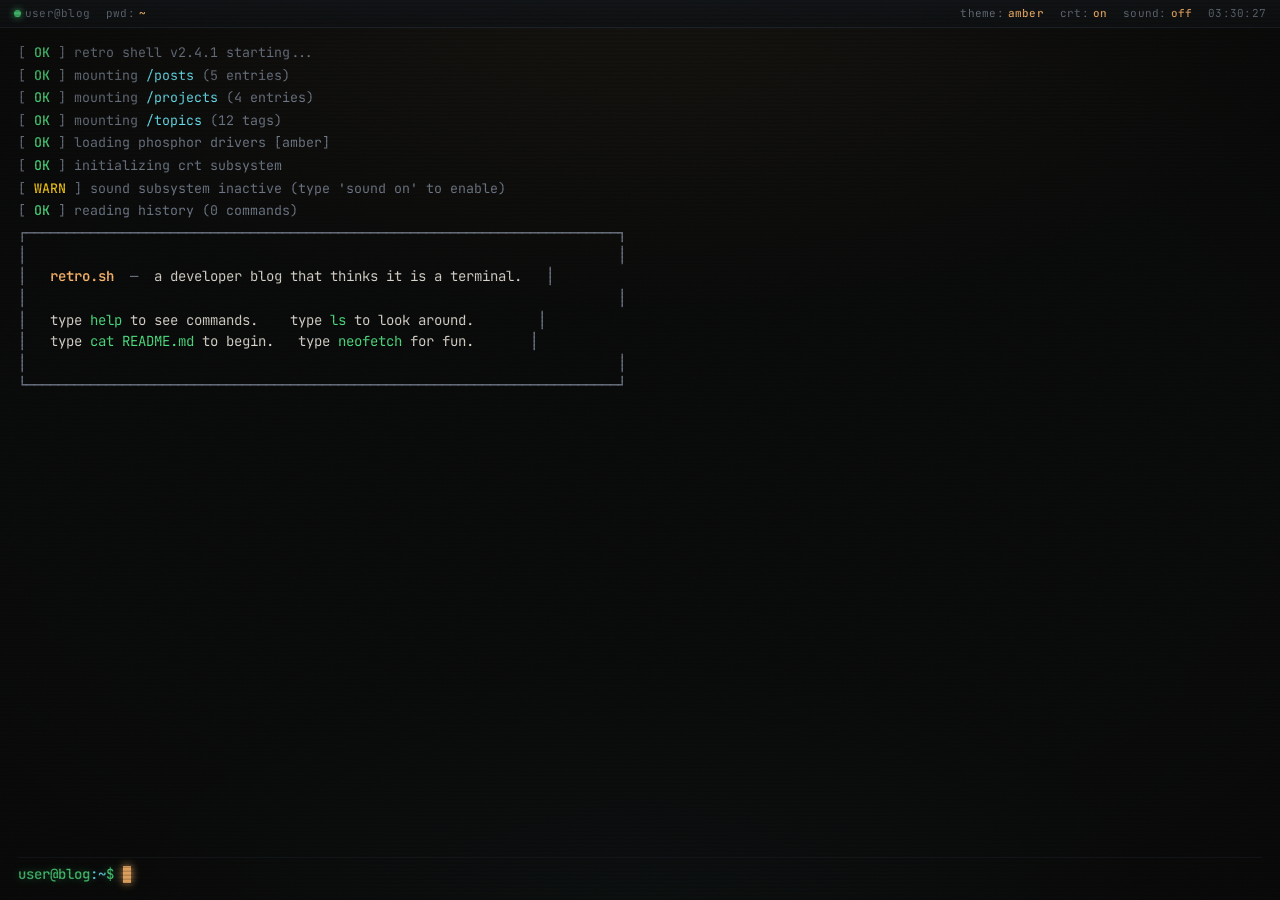
<file: terminal.html>
<!DOCTYPE html>
<html lang="en">
<head>
<meta charset="UTF-8">
<meta name="viewport" content="width=device-width, initial-scale=1.0">
<meta name="description" content="retro.sh — a developer blog that behaves like a terminal.">
<title>retro.sh — ~/blog</title>
<link rel="preconnect" href="https://fonts.googleapis.com">
<link rel="preconnect" href="https://fonts.gstatic.com" crossorigin>
<link href="https://fonts.googleapis.com/css2?family=JetBrains+Mono:wght@300;400;500;600;700&display=swap" rel="stylesheet">
<style>
  *, *::before, *::after { margin: 0; padding: 0; box-sizing: border-box; }

  :root {
    --bg-deep:   #050709;
    --bg:        #0a0d11;
    --bg-soft:   #0e1217;
    --bg-elev:   #131820;
    --fg:        #d8d4ce;
    --fg-dim:    #6b7585;
    --fg-faint:  #2a303c;
    --amber:     #ffb86c;
    --amber-bright: #ffd09b;
    --phosphor:  #a3e635;
    --cyan:      #67e8f9;
    --magenta:   #f472b6;
    --red:       #ef4444;
    --green:     #4ade80;
    --yellow:    #facc15;
    --border:    #1d2530;
  }

  html, body {
    height: 100%;
    background: var(--bg-deep);
    color: var(--fg);
    font-family: 'JetBrains Mono', ui-monospace, 'SF Mono', Menlo, monospace;
    font-size: 14px;
    line-height: 1.55;
    overflow: hidden;
    -webkit-font-smoothing: antialiased;
    text-rendering: optimizeLegibility;
  }

  body {
    display: flex;
    flex-direction: column;
    position: relative;
    background:
      radial-gradient(ellipse 80% 50% at top, rgba(255, 184, 108, 0.05), transparent 70%),
      radial-gradient(ellipse 60% 40% at bottom, rgba(103, 232, 249, 0.025), transparent 70%),
      var(--bg-deep);
  }

  /* film grain noise */
  body::before {
    content: '';
    position: fixed;
    inset: 0;
    pointer-events: none;
    z-index: 99;
    background-image: url("data:image/svg+xml;utf8,<svg xmlns='http://www.w3.org/2000/svg' width='200' height='200'><filter id='n'><feTurbulence type='fractalNoise' baseFrequency='0.85' numOctaves='2'/></filter><rect width='200' height='200' filter='url(%23n)' opacity='0.5'/></svg>");
    mix-blend-mode: overlay;
    opacity: 0.06;
  }

  /* === CRT OVERLAY === */
  .crt-overlay {
    position: fixed;
    inset: 0;
    pointer-events: none;
    z-index: 100;
    transition: opacity 0.4s;
  }
  .scanlines {
    position: absolute;
    inset: 0;
    background: repeating-linear-gradient(
      to bottom,
      rgba(0,0,0,0) 0px,
      rgba(0,0,0,0) 2px,
      rgba(0,0,0,0.32) 3px,
      rgba(0,0,0,0.32) 4px
    );
    opacity: 0.55;
    animation: scan 6s linear infinite;
  }
  @keyframes scan {
    0% { transform: translateY(0); }
    100% { transform: translateY(4px); }
  }
  .vignette {
    position: absolute;
    inset: 0;
    background: radial-gradient(ellipse 110% 100% at center, transparent 45%, rgba(0,0,0,0.55) 100%);
  }
  .flicker {
    position: absolute;
    inset: 0;
    background: rgba(255, 184, 108, 0.018);
    animation: flicker 7s infinite;
  }
  @keyframes flicker {
    0%, 94%, 100% { opacity: 1; }
    95% { opacity: 0.82; }
    96% { opacity: 1; }
    97% { opacity: 0.93; }
    98% { opacity: 1; }
  }

  /* === STATUS BAR === */
  .status-bar {
    display: flex;
    justify-content: space-between;
    align-items: center;
    padding: 5px 14px;
    background: linear-gradient(to bottom, var(--bg-soft), var(--bg));
    border-bottom: 1px solid var(--border);
    font-size: 11px;
    color: var(--fg-dim);
    flex-shrink: 0;
    user-select: none;
    letter-spacing: 0.02em;
  }
  .status-group { display: flex; gap: 16px; align-items: center; }
  .status-item { display: inline-flex; align-items: center; gap: 4px; white-space: nowrap; }
  .status-item b { color: var(--amber); font-weight: 500; }
  .status-item .dot {
    display: inline-block;
    width: 7px; height: 7px;
    border-radius: 50%;
    background: var(--green);
    box-shadow: 0 0 7px var(--green);
    animation: pulse 2s ease-in-out infinite;
  }
  @keyframes pulse {
    0%, 100% { opacity: 1; transform: scale(1); }
    50% { opacity: 0.5; transform: scale(0.85); }
  }

  /* === TERMINAL === */
  .terminal {
    flex: 1;
    display: flex;
    flex-direction: column;
    min-height: 0;
    padding: 14px 18px;
    position: relative;
    overflow: hidden;
  }
  .output {
    flex: 1;
    overflow-y: auto;
    overflow-x: hidden;
    padding-right: 8px;
    padding-bottom: 6px;
    scrollbar-width: thin;
    scrollbar-color: var(--border) transparent;
  }
  .output::-webkit-scrollbar { width: 6px; }
  .output::-webkit-scrollbar-track { background: transparent; }
  .output::-webkit-scrollbar-thumb { background: var(--border); border-radius: 3px; }
  .output::-webkit-scrollbar-thumb:hover { background: var(--fg-dim); }
  .line {
    margin-bottom: 2px;
    word-break: break-word;
    white-space: pre-wrap;
  }

  /* === PROMPT === */
  .prompt-line {
    display: flex;
    align-items: center;
    gap: 8px;
    padding-top: 6px;
    border-top: 1px solid var(--bg-soft);
    position: relative;
    flex-shrink: 0;
  }
  .prompt {
    color: var(--green);
    text-shadow: 0 0 8px rgba(74, 222, 128, 0.45);
    font-weight: 500;
    flex-shrink: 0;
    user-select: none;
  }
  .prompt .path {
    color: var(--cyan);
    text-shadow: 0 0 6px rgba(103, 232, 249, 0.4);
  }
  .prompt.compose { color: var(--magenta); text-shadow: 0 0 8px rgba(244, 114, 182, 0.5); }
  .input-area { position: relative; flex: 1; min-width: 0; }
  .input-display { pointer-events: none; color: var(--fg); }
  .ghost-text { color: var(--fg-dim); opacity: 0.55; }
  .block-cursor {
    display: inline-block;
    width: 8px;
    height: 17px;
    background: var(--amber);
    vertical-align: text-bottom;
    box-shadow: 0 0 8px var(--amber);
    animation: blink 1.06s steps(2, end) infinite;
    margin-left: 1px;
    margin-right: 1px;
  }
  @keyframes blink {
    0%, 49.999% { opacity: 1; }
    50%, 100% { opacity: 0; }
  }
  #cmdInput {
    position: absolute;
    inset: 0;
    width: 100%;
    height: 100%;
    background: transparent;
    border: none;
    outline: none;
    color: transparent;
    caret-color: transparent;
    font: inherit;
    z-index: 2;
    cursor: text;
    padding: 0;
  }

  /* === TEXT === */
  .error { color: var(--red); text-shadow: 0 0 5px rgba(239, 68, 68, 0.4); }
  .success { color: var(--green); }
  .info, .cyan { color: var(--cyan); }
  .warn, .yellow { color: var(--yellow); }
  .dim { color: var(--fg-dim); }
  .amber { color: var(--amber); }
  .magenta { color: var(--magenta); }
  .phosphor { color: var(--phosphor); }
  .cmd-echo { color: var(--fg); }

  /* === MARKDOWN === */
  .post { margin: 8px 0 14px; }
  .post h1, .post h2, .post h3 {
    color: var(--amber);
    font-weight: 600;
    text-shadow: 0 0 10px rgba(255, 184, 108, 0.4);
    line-height: 1.3;
    margin: 18px 0 8px;
  }
  .post h1 {
    font-size: 1.5em;
    letter-spacing: -0.01em;
    padding-bottom: 6px;
    border-bottom: 1px solid var(--border);
  }
  .post h2 { font-size: 1.2em; }
  .post h3 { font-size: 1.05em; color: var(--amber-bright); }
  .post p { margin: 8px 0; color: var(--fg); }
  .post em { color: var(--fg); font-style: italic; opacity: 0.85; }
  .post strong { color: var(--amber-bright); font-weight: 600; }
  .post code {
    color: var(--phosphor);
    background: rgba(163, 230, 53, 0.08);
    padding: 1px 5px;
    border-radius: 2px;
    font-size: 0.95em;
    border: 1px solid rgba(163, 230, 53, 0.18);
  }
  .post pre {
    margin: 10px 0;
    background: var(--bg-soft);
    border: 1px solid var(--border);
    border-radius: 3px;
    padding: 10px 12px;
    overflow-x: auto;
  }
  .post pre code {
    display: block;
    padding: 0;
    background: transparent;
    border: none;
    color: var(--fg);
    font-size: 0.95em;
    line-height: 1.5;
  }
  .post a {
    color: var(--cyan);
    text-decoration: underline;
    text-underline-offset: 2px;
    text-decoration-color: rgba(103, 232, 249, 0.4);
    transition: color 0.15s, text-decoration-color 0.15s;
  }
  .post a:hover { color: var(--magenta); text-decoration-color: var(--magenta); }
  .post blockquote {
    border-left: 2px solid var(--amber);
    padding: 6px 0 6px 14px;
    margin: 12px 0;
    color: var(--fg-dim);
    font-style: italic;
    background: rgba(255, 184, 108, 0.04);
  }
  .post ul, .post ol { padding-left: 22px; margin: 8px 0; }
  .post li { margin: 3px 0; }
  .post ul li::marker, .post ol li::marker { color: var(--amber); }
  .divider { color: var(--fg-faint); margin: 8px 0; overflow: hidden; }

  /* === LISTING === */
  .listing {
    display: flex;
    flex-wrap: wrap;
    gap: 4px 22px;
    margin: 4px 0;
    line-height: 1.7;
  }
  .file { color: var(--fg); }
  .file.dir { color: var(--cyan); font-weight: 500; }
  .file.dir::after { content: '/'; opacity: 0.7; }
  .file.md { color: var(--amber); }
  .file.hidden { color: var(--fg-dim); }

  /* === MAN PAGE === */
  .man-page {
    border: 1px solid var(--border);
    background: linear-gradient(to bottom, rgba(255,184,108,0.025), rgba(255,184,108,0.005));
    padding: 10px 14px;
    margin: 8px 0;
    border-radius: 2px;
    box-shadow: inset 0 0 30px rgba(255, 184, 108, 0.03);
  }
  .man-page pre { font: inherit; white-space: pre-wrap; color: var(--fg); }

  /* === BOOT === */
  .boot-line { color: var(--fg-dim); font-size: 0.95em; }
  .boot-line .ok { color: var(--green); font-weight: 500; }
  .boot-line .warn { color: var(--yellow); font-weight: 500; }
  .motd { margin: 8px 0 6px; color: var(--fg); }
  .neofetch { color: var(--fg); line-height: 1.25; }
  .file-header { color: var(--fg-dim); margin: 6px 0 4px; line-height: 1.5; }
  pre.tree { color: var(--fg); line-height: 1.4; font-size: 0.95em; }

  /* === MAIL === */
  .mail-form { border: 1px dashed var(--border); padding: 8px 12px; margin: 6px 0; }
  .mail-summary {
    border: 1px solid var(--border);
    padding: 10px 14px;
    margin: 8px 0;
    background: rgba(74,222,128,0.04);
  }

  /* === SELECTION === */
  ::selection { background: rgba(255, 184, 108, 0.32); color: var(--amber-bright); }

  /* === MOBILE === */
  @media (max-width: 640px) {
    html { font-size: 12px; }
    .terminal { padding: 10px; }
    .status-bar { font-size: 10px; padding: 4px 10px; }
    .status-group { gap: 10px; }
    .status-item:not(.essential):not(:first-child) { display: none; }
    .block-cursor { width: 7px; height: 15px; }
  }

  @media (prefers-reduced-motion: reduce) {
    *, *::before, *::after {
      animation-duration: 0.001ms !important;
      animation-iteration-count: 1 !important;
      transition-duration: 0.001ms !important;
    }
  }
</style>
</head>
<body>
  <!-- CRT overlay -->
  <div class="crt-overlay" id="crtOverlay" aria-hidden="true">
    <div class="scanlines"></div>
    <div class="vignette"></div>
    <div class="flicker"></div>
  </div>

  <!-- Status bar -->
  <header class="status-bar" role="banner">
    <div class="status-group">
      <span class="status-item essential"><span class="dot" aria-hidden="true"></span>user@blog</span>
      <span class="status-item essential">pwd: <b id="statusPath">~</b></span>
    </div>
    <div class="status-group">
      <span class="status-item">theme: <b id="statusTheme">amber</b></span>
      <span class="status-item">crt: <b id="statusCrt">on</b></span>
      <span class="status-item">sound: <b id="statusSound">off</b></span>
      <span class="status-item essential" id="statusTime">--:--:--</span>
    </div>
  </header>

  <!-- Terminal body -->
  <main class="terminal" role="main">
    <div class="output" id="output" aria-live="polite" aria-label="terminal output" tabindex="-1"></div>

    <div class="prompt-line" id="promptLine">
      <span class="prompt" id="promptText" aria-hidden="true">user@blog<span class="path">:~</span>$</span>
      <div class="input-area">
        <div class="input-display" aria-hidden="true">
          <span id="typedText"></span><span class="block-cursor" id="blockCursor"></span><span class="ghost-text" id="ghostText"></span>
        </div>
        <input
          type="text"
          id="cmdInput"
          autocomplete="off"
          autocapitalize="off"
          spellcheck="false"
          aria-label="terminal command input"
          autofocus
        />
      </div>
    </div>
  </main>

<script>
'use strict';

// =================== BLOG CONTENT ===================
const POSTS = {
  'building-things-that-last.md': {
    name: 'building-things-that-last.md',
    title: 'Building Things That Last',
    date: '2024.03.14',
    tags: ['engineering', 'philosophy', 'craft'],
    readTime: 7,
    content: `# Building Things That Last

*I've been writing software for fifteen years. The thing I keep coming back to is this: most of what we build is temporary, and we know it, and we ship it anyway.*

## The 18-Month Half-Life

The average npm package has a half-life of about eighteen months before it is deprecated, forked, abandoned, or quietly replaced by something with better marketing. Half the JavaScript frameworks from five years ago are punchlines today. The other half are tombstones in a \`node_modules\` somewhere.

We do not talk about this much. We are too busy learning the next thing.

## What Survives

Look at what is still around from the 1970s:

- \`grep\`, \`awk\`, \`sed\` — text tools, unchanged in spirit
- pipes — the original component model
- the filesystem hierarchy
- TCP/IP — the wire protocol of the internet
- vi — yes, including the hjkl thing

These were not the hippest tools of their era. They were the boring ones.

> The best software is opinionated about the problem and agnostic about the solution.

## Principles

1. **Prefer composition over configuration.** Pipes outlive plugins.
2. **Make the common case fast and the edge case possible.** Never the other way around.
3. **Text is the universal interface.** If your tool cannot be scripted, it is a toy.
4. **Boring is a feature.** Exciting is for hobbies.

## A Confession

I rewrote my blog last weekend. For the eleventh time. In a framework that did not exist three years ago. The previous version, written in a framework that did not exist five years ago, was perfectly fine.

This time, I wrote it as a terminal. Because terminals do not go out of style.

*— EOF —*`
  },

  'vim-forever.md': {
    name: 'vim-forever.md',
    title: 'Why I Still Use Vim in 2024',
    date: '2024.02.28',
    tags: ['vim', 'tools', 'editor'],
    readTime: 5,
    content: `# Why I Still Use Vim in 2024

*Yes, I know about VS Code. Yes, I have tried Helix. Yes, I have seen your Emacs config. No, I am not switching.*

## The Setup Question

Every six months someone asks me what editor I use. The answer has not changed since 2012. The follow-up is always the same: *but why?*

Here is why.

## Modal Editing Is Just Better

In a normal editor, to delete a word you select it, then press delete. Two actions, plus the cognitive load of aiming.

In Vim: \`daw\` — *delete a word*. One motion. The verb-noun grammar generalizes:

- \`ci"\` — change inside quotes
- \`das\` — delete a sentence
- \`cip\` — change inside paragraph
- \`gqip\` — reformat the paragraph

Once your fingers learn the language, editing becomes *speaking*.

## It Is Everywhere

Every Linux server I have ever SSH'd into has Vim. Every docker container. Every CI runner. Every recovery shell. The skill transfers. The muscle memory compounds.

Your fancy editor requires me to download 200MB of Electron to edit a config file on a remote box at 3am.

No thanks.

## The Real Reason

Vim is the only editor that has gotten *worse* with each "improvement" attempt. Neovim, Vim 9, the LSP integration — all of these are concessions to people who wanted Vim to be more like other editors.

The original Vim, the one from 1991, was already right.

> The tools we keep are the ones that refused to compromise.

## Quitting

\`:q!\`

*— EOF —*`
  },

  'death-of-microservices.md': {
    name: 'death-of-microservices.md',
    title: 'The Slow Death of Microservices',
    date: '2024.01.15',
    tags: ['architecture', 'engineering', 'opinion'],
    readTime: 9,
    content: `# The Slow Death of Microservices

*We took a pattern that worked at Amazon's scale and applied it to a CRUD app with 200 users. This went about as well as you would expect.*

## What We Were Promised

- Independent deployment
- Independent scaling
- Technology flexibility
- Team autonomy
- Fault isolation

## What We Got

- A distributed monolith
- 47 services that all need to deploy together
- A Kafka cluster that costs more than the rest of the infrastructure combined
- Three weeks of on-call before every junior engineer quits
- A tracing dashboard nobody understands

## Where It Actually Helps

Microservices make sense when:

1. You have more than 50 engineers
2. You have genuinely independent business domains
3. Your scale demands independent scaling
4. You are Netflix

If any of these are not true, you do not need microservices. You need a well-factored monolith and a CI pipeline that runs in under five minutes.

## The Pendulum

The industry is swinging back.

- Shopify runs on a single Ruby monolith
- GitHub runs on a single Rails app
- Stack Overflow runs on a single C# app serving 16 billion requests a month from nine servers

> The boring architecture scales further than you think.

## A Modest Proposal

Start with a monolith. Extract a service only when the *organizational* cost of keeping it in the monolith exceeds the *operational* cost of running it separately.

You will extract maybe two services. And they will be the right two.

*— EOF —*`
  },

  'terminal-aesthetic.md': {
    name: 'terminal-aesthetic.md',
    title: 'In Praise of the Terminal Aesthetic',
    date: '2023.11.20',
    tags: ['design', 'cli', 'philosophy'],
    readTime: 6,
    content: `# In Praise of the Terminal Aesthetic

*You are reading this in a terminal right now. That was not an accident.*

## Why This Site Is A Terminal

Three reasons.

### 1. Honesty

A terminal does not pretend to be a magazine. It does not have hero images, gradients, or animated call-to-action banners. It is what it is: a prompt, a cursor, and a stream of text. The reader knows exactly what they are getting.

### 2. Speed

This page is roughly 30KB. It loads in 80 milliseconds on a cold connection. There is no JavaScript bundle. There is no font-display swap. There is no cookie banner. There is just text.

### 3. Respect

A terminal assumes the user is competent. It does not hide options behind menus. It does not autocomplete their intent. It waits for them to speak, and it responds.

> Most websites treat you like a customer. A terminal treats you like an operator.

## The Cost

Yes, there is friction. Yes, you have to learn commands. Yes, your grandparents cannot use it.

That is the point.

## Try This At Home

If you build developer tools, consider shipping a CLI before — or instead of — a GUI. Your power users will thank you. Your support load will shrink. And your software will outlive the framework you wrote it in.

*— EOF —*`
  },

  'letters-to-young-programmer.md': {
    name: 'letters-to-young-programmer.md',
    title: 'Letters to a Young Programmer',
    date: '2023.09.04',
    tags: ['career', 'advice', 'craft'],
    readTime: 8,
    content: `# Letters to a Young Programmer

*Things I wish someone had told me when I was twenty-two and thought I knew everything.*

## I.

Learn one language deeply before learning five shallowly. The depth transfers; the breadth does not.

## II.

Read code. More than you write. The ratio should be at least 10:1. Open source exists for a reason. Use it.

## III.

The bug is almost never in the framework. The bug is almost never in the compiler. The bug is in your code. Look there first. Look there second. Look there seventeenth.

## IV.

Write tests. Not because testing is virtuous, but because the act of writing a test forces you to define what your code is supposed to do. Most bugs are revealed in this step, before the test even runs.

## V.

Pick a senior engineer you admire. Watch what they do when they are stuck. You will notice they do not type faster. They read more carefully. They ask better questions. They take walks.

> Speed is a side effect of understanding. You cannot optimize for it directly.

## VI.

Your first job will teach you bad habits along with the good ones. This is fine. Just do not confuse the habits with the principles.

## VII.

The technology will change. The principles will not. Spend more time on the principles.

## VIII.

Nobody knows what they are doing. The senior engineer is improvising. The staff engineer is googling. The principal engineer is asking ChatGPT and verifying. The CTO is hoping. We are all just trying to ship something that does not break on a Tuesday.

*— EOF —*`
  }
};

const PROJECTS = {
  'pocketforth': {
    name: 'pocketforth',
    title: 'pocketforth',
    lang: 'C',
    desc: 'A complete Forth interpreter in exactly 1KB of C.',
    content: `# pocketforth

A Forth interpreter in 1024 bytes of C99.

\`\`\`
 $ ./pforth
: square dup * ;
5 square .
25 ok
\`\`\`

## Why

I wanted to know how small a real programming language could be. Forth is the answer.

## Features

- Compiler for new words (\`: name ... ;\`)
- All stack operations (\`dup\`, \`swap\`, \`drop\`, \`over\`, \`rot\`)
- Arithmetic, comparison, branching
- Memory access (\`@\`, \`!\`, \`,\`)
- Outer interpreter loop

## What Is Missing (Deliberately)

- Strings
- Floating point
- Comments beyond \\\\
- Anything that would push it over 1KB

*— EOF —*`
  },
  'glow.css': {
    name: 'glow.css',
    title: 'glow.css',
    lang: 'CSS',
    desc: 'A drop-in CSS file that adds phosphor glow to any element.',
    content: `# glow.css

A single CSS file. Adds CRT phosphor glow to text, borders, and shadows. Zero dependencies, zero JavaScript.

\`\`\`html
<link rel="stylesheet" href="glow.css">
<h1 class="glow-amber">hello, world</h1>
\`\`\`

That is it. That is the library.

## Palettes

- \`glow-amber\`   — IBM 3270 amber
- \`glow-green\`   — VT100 phosphor
- \`glow-cyan\`    — modern terminal
- \`glow-magenta\` — for the bold

*— EOF —*`
  },
  'markit': {
    name: 'markit',
    title: 'markit',
    lang: 'Rust',
    desc: 'A minimal markdown editor for people who think Word was a mistake.',
    content: `# markit

A markdown editor with no chrome. No toolbar. No sidebar. No settings panel.

Just text.

## Keyboard Shortcuts

- \`Cmd+S\` — save (you will never need this; autosave is on)
- \`Cmd+P\` — preview
- \`Cmd+\\\` — split view
- \`Cmd+W\` — close (joke; this quits the app)

That is all the shortcuts. There are no others.

*— EOF —*`
  },
  'warp-core': {
    name: 'warp-core',
    title: 'warp-core',
    lang: 'C++',
    desc: 'A retro game engine targeting MS-DOS aesthetics on modern hardware.',
    content: `# warp-core

A game engine that thinks 1992 was the peak of visual design.

## Specs

- 320x240 internal resolution (scaled up)
- 256-color palette (custom, hand-tuned)
- Software rasterizer (no GPU)
- Mod-style tracker music
- Optional CRT post-processing

## Why

Modern games look like refrigerators. Too many polygons. Too much HDR. Too much ray-traced water reflecting a skybox nobody is looking at.

I wanted to make games that looked like they came on five floppy disks.

*— EOF —*`
  }
};

const ABOUT = `# about

I am a software engineer who writes things on the internet occasionally.

I have been shipping code professionally since 2009 — mostly infrastructure, developer tooling, and the occasional ill-advised side project. I have worked at three startups (two acquired, one dead), one big-tech company (no comment), and I currently do independent consulting.

I believe:

- That the UNIX philosophy was right and we forgot it.
- That most "modern" software is slower than the software it replaced.
- That the terminal is the most honest UI we have ever built.
- That Vim is correct and I will not be taking questions.

This blog is a terminal because terminals do not go out of style.

> Reach me at hi@retro.sh — or type \`mail hi@retro.sh\` below.`;

const CONTACT = `# contact

- email:    hi@retro.sh
- github:   github.com/example
- mastodon: @example@hachyderm.io
- irc:      #retro on libera.chat (not always around)
- pgp:      0xDEADBEEFCAFEBABE

I read everything. I reply to most of it. Sometimes it takes a week.

Or just type \`mail hi@retro.sh\` and write me from this terminal.`;

const README = `# README.md

welcome to retro.sh — a developer blog that thinks it is a terminal.

this is the entire website. there is no other page. there is no javascript
framework. there is no cookie banner. there is just a prompt and a cursor
and a small virtual filesystem containing things I have written.

type \`help\` to see what you can do.
type \`ls\` to look around.
type \`cat README.md\` to read this again.

> everything here is text. everything here is scriptable. everything here
> will still work in twenty years.`;

// =================== HELP / MAN ===================
const HELP_TEXT = `NAME
    retro.sh - a developer blog, in terminal form

SYNOPSIS
    <command> [arguments]

DESCRIPTION
    You are reading a blog by typing commands at a prompt. There is
    no other interface. This is the entire interface.

COMMANDS
    help              show this message
    ls [path]         list directory contents
    cat <file>        print a file's contents
    cd <dir>          change directory
    pwd               print working directory
    whoami            display author info
    mail <addr>       compose a message to me
    tree              show the filesystem tree
    history           show command history
    neofetch          system info, the cute way
    man <command>     manual for a command
    clear             clear screen (also Ctrl+L)
    date              current date and time
    echo <text>       print text back

SETTINGS
    theme [name]      amber | green | cyan
    crt [on|off]      toggle CRT scanlines
    sound [on|off]    toggle keypress sound

KEYBOARD
    Tab               autocomplete current word
    Up / Down         navigate command history
    Right Arrow       accept ghost-text suggestion
    Ctrl+L            clear screen
    Ctrl+C            cancel current line

TIPS
    Files in posts/ are markdown. Try 'cat posts/vim-forever.md'.
    Topics are virtual directories. Try 'cd topics/vim' then 'ls'.

AUTHOR
    Written by the author of this terminal.

REPORTING BUGS
    There are no bugs. There are only features you have not found yet.`;

const MAN_PAGES = {
  ls: `LS(1)

NAME
    ls - list directory contents

SYNOPSIS
    ls [directory]

DESCRIPTION
    List files and subdirectories. Without arguments, lists the
    current working directory.

    Output is color-coded:
      cyan    directories
      amber   markdown files
      dim     hidden (dot) files

EXAMPLES
    ls
    ls posts
    ls ~/topics

SEE ALSO
    cd(1), cat(1), tree(1)`,

  cat: `CAT(1)

NAME
    cat - concatenate and print files

SYNOPSIS
    cat <file>

DESCRIPTION
    Print the contents of a file. Markdown files (ending in .md)
    are rendered with formatting: headings, bold, italic, code,
    lists, blockquotes, and links.

EXAMPLES
    cat README.md
    cat posts/vim-forever.md
    cat .about

SEE ALSO
    ls(1)`,

  cd: `CD(1)

NAME
    cd - change working directory

SYNOPSIS
    cd [directory]

DESCRIPTION
    Change the current working directory. Without arguments, returns
    to the home directory (~).

    Special values:
      ..    parent directory
      ~     home directory
      .     current directory (no-op)

EXAMPLES
    cd posts
    cd ../projects
    cd ~/topics/vim
    cd`,

  help: `HELP(1)

    Type 'help' (or 'man retro.sh') to see all commands.`,

  whoami: `WHOAMI(1)

NAME
    whoami - display effective user id (in this case, the author)

SYNOPSIS
    whoami

DESCRIPTION
    Display information about the author of this blog.`,

  mail: `MAIL(1)

NAME
    mail - send a message to the author

SYNOPSIS
    mail <address>

DESCRIPTION
    Compose and send an email. After invoking the command, you will
    be prompted for a subject and body. End the body with a single
    '.' on its own line, or press Ctrl+D.

    A backup of the message will also be opened in your system mail
    client via mailto:.

EXAMPLES
    mail hi@retro.sh`,

  theme: `THEME(1)

NAME
    theme - change the phosphor color theme

SYNOPSIS
    theme [name]

DESCRIPTION
    Without arguments, prints the current theme.
    With an argument, switches to that theme.

AVAILABLE THEMES
    amber   - IBM 3270 amber (default)
    green   - VT100 phosphor green
    cyan    - modern terminal cyan`,
};

// =================== STATE ===================
const state = {
  cwd: '~',
  history: [],
  historyIndex: -1,
  sound: false,
  crt: true,
  theme: 'amber',
  bootTime: Date.now(),
};
let composeState = null;

try {
  const stored = JSON.parse(localStorage.getItem('retroHistory') || '[]');
  if (Array.isArray(stored)) state.history = stored.slice(-100);
} catch (e) {}

// =================== THEMES ===================
const THEMES = {
  amber: { phosphor: '#ffb86c', bright: '#ffd09b' },
  green: { phosphor: '#a3e635', bright: '#d4f881' },
  cyan:  { phosphor: '#67e8f9', bright: '#a5f3fc' },
};
function applyTheme(name) {
  const t = THEMES[name];
  if (!t) return;
  document.documentElement.style.setProperty('--amber', t.phosphor);
  document.documentElement.style.setProperty('--amber-bright', t.bright);
  state.theme = name;
  document.getElementById('statusTheme').textContent = name;
}

// =================== DOM ===================
const $ = (id) => document.getElementById(id);
const output = $('output');
const cmdInput = $('cmdInput');
const typedText = $('typedText');
const ghostText = $('ghostText');
const promptText = $('promptText');
const statusPath = $('statusPath');
const statusTime = $('statusTime');

// =================== AUDIO ===================
let audioCtx;
function ensureAudio() {
  if (!audioCtx) {
    try { audioCtx = new (window.AudioContext || window.webkitAudioContext)(); }
    catch (e) { audioCtx = null; }
  }
  if (audioCtx && audioCtx.state === 'suspended') audioCtx.resume();
}
function playClick() {
  if (!state.sound) return;
  ensureAudio();
  if (!audioCtx) return;
  const now = audioCtx.currentTime;
  const osc = audioCtx.createOscillator();
  const gain = audioCtx.createGain();
  osc.type = 'square';
  osc.frequency.setValueAtTime(1700 + Math.random() * 500, now);
  gain.gain.setValueAtTime(0.018, now);
  gain.gain.exponentialRampToValueAtTime(0.0001, now + 0.025);
  osc.connect(gain); gain.connect(audioCtx.destination);
  osc.start(now); osc.stop(now + 0.03);
}
function playBell() {
  if (!state.sound) return;
  ensureAudio();
  if (!audioCtx) return;
  const now = audioCtx.currentTime;
  const osc = audioCtx.createOscillator();
  const gain = audioCtx.createGain();
  osc.type = 'sine';
  osc.frequency.setValueAtTime(660, now);
  osc.frequency.exponentialRampToValueAtTime(880, now + 0.05);
  gain.gain.setValueAtTime(0.04, now);
  gain.gain.exponentialRampToValueAtTime(0.0001, now + 0.4);
  osc.connect(gain); gain.connect(audioCtx.destination);
  osc.start(now); osc.stop(now + 0.4);
}

// =================== UTIL ===================
function escapeHtml(s) { return String(s).replace(/&/g,'&amp;').replace(/</g,'&lt;').replace(/>/g,'&gt;'); }
function sleep(ms) { return new Promise(r => setTimeout(r, ms)); }
function scrollBottom() { output.scrollTop = output.scrollHeight; }
function print(html, cls = '') {
  const div = document.createElement('div');
  div.className = 'line' + (cls ? ' ' + cls : '');
  div.innerHTML = html;
  output.appendChild(div);
  scrollBottom();
  return div;
}
function printRaw(html) { return print(html); }
function printBlank() { print('&nbsp;'); }

// =================== MARKDOWN ===================
function inlineMd(text) {
  return text
    .replace(/!\[([^\]]*)\]\(([^)]+)\)/g, '<img src="$2" alt="$1">')
    .replace(/\*\*([^*]+)\*\*/g, '<strong>$1</strong>')
    .replace(/\*([^*\n]+)\*/g, '<em>$1</em>')
    .replace(/`([^`]+)`/g, '<code>$1</code>')
    .replace(/\[([^\]]+)\]\(([^)]+)\)/g, '<a href="$2" target="_blank" rel="noopener noreferrer">$1</a>');
}
function renderMarkdown(md) {
  const lines = escapeHtml(md).split('\n');
  const out = [];
  let inUl = false, inOl = false, inCode = false;
  let paraBuf = [];
  const flushPara = () => { if (paraBuf.length) { out.push('<p>' + paraBuf.join(' ') + '</p>'); paraBuf = []; } };
  const closeLists = () => { if (inUl) { out.push('</ul>'); inUl = false; } if (inOl) { out.push('</ol>'); inOl = false; } };

  for (const line of lines) {
    if (line.match(/^```/)) {
      if (inCode) { out.push('</code></pre>'); inCode = false; }
      else { flushPara(); closeLists(); out.push('<pre><code>'); inCode = true; }
      continue;
    }
    if (inCode) { out.push(line); continue; }
    if (line.trim() === '') { flushPara(); closeLists(); continue; }
    let m;
    if (m = line.match(/^### (.+)$/)) { flushPara(); closeLists(); out.push('<h3>' + inlineMd(m[1]) + '</h3>'); }
    else if (m = line.match(/^## (.+)$/)) { flushPara(); closeLists(); out.push('<h2>' + inlineMd(m[1]) + '</h2>'); }
    else if (m = line.match(/^# (.+)$/)) { flushPara(); closeLists(); out.push('<h1>' + inlineMd(m[1]) + '</h1>'); }
    else if (m = line.match(/^&gt; (.+)$/)) { flushPara(); closeLists(); out.push('<blockquote>' + inlineMd(m[1]) + '</blockquote>'); }
    else if (m = line.match(/^(\d+)\. (.+)$/)) {
      flushPara();
      if (inUl) { out.push('</ul>'); inUl = false; }
      if (!inOl) { out.push('<ol>'); inOl = true; }
      out.push('<li>' + inlineMd(m[2]) + '</li>');
    } else if (m = line.match(/^[-*] (.+)$/)) {
      flushPara();
      if (inOl) { out.push('</ol>'); inOl = false; }
      if (!inUl) { out.push('<ul>'); inUl = true; }
      out.push('<li>' + inlineMd(m[1]) + '</li>');
    } else if (line.match(/^---+$/)) {
      flushPara(); closeLists();
      out.push('<div class="divider">' + '─'.repeat(72) + '</div>');
    } else {
      paraBuf.push(inlineMd(line));
    }
  }
  flushPara(); closeLists();
  if (inCode) out.push('</code></pre>');
  return out.join('');
}

// =================== FS ===================
function resolvePath(input) {
  if (!input || input === '~') return '~';
  if (input === '.') return state.cwd;
  if (input === '..') {
    if (state.cwd === '~') return '~';
    const parts = state.cwd.split('/');
    parts.pop();
    return parts.length === 1 ? '~' : parts.join('/');
  }
  if (input.startsWith('~/')) return input;
  if (input.startsWith('/')) return '~' + input;
  if (state.cwd === '~') return '~/' + input;
  return state.cwd + '/' + input;
}
function collectTags() {
  const tags = new Set();
  Object.values(POSTS).forEach(p => p.tags.forEach(t => tags.add(t)));
  return Array.from(tags).sort();
}
function isDir(path) {
  if (path === '~' || path === '~/posts' || path === '~/projects' || path === '~/topics') return true;
  if (path.startsWith('~/topics/')) return collectTags().includes(path.split('/').pop());
  if (path.startsWith('~/projects/')) return !!PROJECTS[path.split('/')[2]];
  return false;
}
function listDir(path) {
  if (path === '~') return [
    { name: 'posts', type: 'dir' },
    { name: 'projects', type: 'dir' },
    { name: 'topics', type: 'dir' },
    { name: 'README.md', type: 'file', cls: 'md' },
    { name: '.about', type: 'file', cls: 'hidden' },
    { name: '.contact', type: 'file', cls: 'hidden' },
  ];
  if (path === '~/posts') return Object.keys(POSTS).map(n => ({ name: n, type: 'file', cls: 'md' }));
  if (path === '~/projects') return Object.keys(PROJECTS).map(n => ({ name: n, type: 'dir' }));
  if (path === '~/topics') return collectTags().map(t => ({ name: t, type: 'dir' }));
  if (path.startsWith('~/topics/')) {
    const tag = path.split('/').pop();
    return Object.keys(POSTS).filter(n => POSTS[n].tags.includes(tag)).map(n => ({ name: n, type: 'file', cls: 'md' }));
  }
  if (path.startsWith('~/projects/')) {
    const proj = path.split('/')[2];
    if (PROJECTS[proj]) return [
      { name: 'README.md', type: 'file', cls: 'md' },
      { name: 'LICENSE', type: 'file' },
      { name: 'Makefile', type: 'file' },
    ];
  }
  return null;
}
function resolveFile(input) {
  const path = resolvePath(input);
  const parts = path.split('/');
  const last = parts[parts.length - 1];

  if (path === '~/README.md' || (state.cwd === '~' && input === 'README.md')) return { content: README, name: 'README.md' };
  if (path === '~/.about' || (state.cwd === '~' && input === '.about')) return { content: ABOUT, name: '.about' };
  if (path === '~/.contact' || (state.cwd === '~' && input === '.contact')) return { content: CONTACT, name: '.contact' };

  if (state.cwd === '~/posts' && POSTS[input]) return POSTS[input];
  if (path.startsWith('~/posts/') && POSTS[last]) return POSTS[last];

  if (state.cwd === '~/projects' && PROJECTS[input]) return { content: PROJECTS[input].content, name: input + '/README.md', title: PROJECTS[input].name };
  if (path.startsWith('~/projects/')) {
    const proj = parts[2];
    const file = parts[3];
    if (PROJECTS[proj] && (!file || file === 'README.md')) return { content: PROJECTS[proj].content, name: proj + '/README.md', title: PROJECTS[proj].name };
  }
  return null;
}

// =================== COMPLETION ===================
function getCurrentWord() {
  const val = cmdInput.value;
  const words = val.split(' ');
  return { word: words[words.length - 1], isFirst: words.length === 1, cmd: words[0], words };
}
function getCandidates(word, isFirst, cmd) {
  let candidates = [];
  if (isFirst) candidates = Object.keys(COMMANDS);
  else if (cmd === 'cat' || cmd === 'ls') {
    const items = listDir(state.cwd);
    if (items) candidates = items.map(i => i.name);
    if (state.cwd === '~') candidates.push('README.md', '.about', '.contact');
    if (state.cwd === '~') candidates.push('posts/', 'projects/', 'topics/');
  } else if (cmd === 'cd') {
    const items = listDir(state.cwd);
    if (items) candidates = items.filter(i => i.type === 'dir').map(i => i.name);
    candidates.push('..', '~', 'posts', 'projects', 'topics');
  } else if (cmd === 'man' || cmd === 'help') {
    candidates = [...new Set(Object.keys(MAN_PAGES).concat(Object.keys(COMMANDS)))];
  } else if (cmd === 'theme') candidates = Object.keys(THEMES);
  else if (cmd === 'crt' || cmd === 'sound') candidates = ['on', 'off'];
  else if (cmd === 'mail') candidates = ['hi@retro.sh'];
  return candidates;
}
function updateGhost() {
  const { word, isFirst, cmd } = getCurrentWord();
  if (!word) { ghostText.textContent = ''; return; }
  const candidates = getCandidates(word, isFirst, cmd);
  const matches = candidates.filter(c => c.toLowerCase().startsWith(word.toLowerCase()));
  if (matches.length === 0) ghostText.textContent = '';
  else if (matches.length === 1) ghostText.textContent = matches[0].slice(word.length);
  else {
    let prefix = matches[0];
    for (const m of matches) while (!m.toLowerCase().startsWith(prefix.toLowerCase())) prefix = prefix.slice(0, -1);
    ghostText.textContent = prefix.length > word.length ? prefix.slice(word.length) : '';
  }
}
function acceptCompletion() {
  if (ghostText.textContent) {
    cmdInput.value += ghostText.textContent;
    typedText.textContent = cmdInput.value;
    ghostText.textContent = '';
    updateGhost();
    playClick();
    return;
  }
  // no ghost — show all matches below
  const { word, isFirst, cmd } = getCurrentWord();
  if (word) {
    const candidates = getCandidates(word, isFirst, cmd);
    const matches = candidates.filter(c => c.toLowerCase().startsWith(word.toLowerCase()));
    if (matches.length > 1) {
      print('<span class="dim">' + matches.map(escapeHtml).join('    ') + '</span>');
      return;
    }
  }
  playBell();
}

// =================== HISTORY ===================
function navigateHistory(dir) {
  if (state.history.length === 0) return;
  if (dir === -1) {
    if (state.historyIndex === -1) state.historyIndex = state.history.length - 1;
    else if (state.historyIndex > 0) state.historyIndex--;
    else return;
  } else {
    if (state.historyIndex === -1) return;
    if (state.historyIndex < state.history.length - 1) state.historyIndex++;
    else { state.historyIndex = -1; cmdInput.value = ''; typedText.textContent = ''; ghostText.textContent = ''; return; }
  }
  cmdInput.value = state.history[state.historyIndex];
  typedText.textContent = cmdInput.value;
  ghostText.textContent = '';
  updateGhost();
}
function saveHistory(cmd) {
  if (state.history[state.history.length - 1] !== cmd) state.history.push(cmd);
  if (state.history.length > 100) state.history.shift();
  state.historyIndex = -1;
  try { localStorage.setItem('retroHistory', JSON.stringify(state.history)); } catch (e) {}
}

// =================== PROMPT ===================
function updatePrompt() {
  if (composeState) {
    promptText.innerHTML = '<span class="compose">mail</span>(<span style="color:var(--cyan)">' + composeState.mode + '</span>)<span class="path">▸</span>';
    statusPath.textContent = '~ (composing)';
  } else {
    const p = state.cwd === '~' ? ':~' : ':' + state.cwd;
    promptText.innerHTML = '<span style="color:var(--green)">user@blog</span><span class="path">' + p + '</span>$';
    statusPath.textContent = state.cwd;
  }
}

// =================== MAN PAGE TYPING ===================
let typingCancelled = false;
async function typeOutText(text, targetEl, delay = 4) {
  typingCancelled = false;
  targetEl.innerHTML = '';
  let buf = '';
  for (let i = 0; i < text.length; i++) {
    if (typingCancelled) {
      targetEl.innerHTML = '<pre>' + escapeHtml(text).replace(/\n/g, '<br>') + '</pre>';
      scrollBottom();
      return;
    }
    buf += text[i];
    targetEl.innerHTML = '<pre>' + escapeHtml(buf).replace(/\n/g, '<br>') + '</pre>';
    if (i % 6 === 0) scrollBottom();
    if (text[i] !== ' ' && text[i] !== '\n' && i % 2 === 0) await sleep(delay);
    else if (text[i] === '\n') await sleep(delay * 2);
  }
  scrollBottom();
}
function printManPage(text) {
  const div = document.createElement('div');
  div.className = 'line man-page';
  output.appendChild(div);
  scrollBottom();
  typeOutText(text, div, 3);
}

// =================== COMMANDS ===================
const COMMANDS = {};

COMMANDS.help = (args) => {
  if (args[0]) {
    if (MAN_PAGES[args[0]]) printManPage(MAN_PAGES[args[0]]);
    else if (COMMANDS[args[0]]) printManPage(args[0].toUpperCase() + '(1)\n\n    No detailed manual. Try \'' + args[0] + '\' directly.');
    else print('man: no manual entry for \'' + args[0] + '\'', 'error');
    return;
  }
  printManPage(HELP_TEXT);
};

COMMANDS.man = (args) => {
  if (!args[0]) { print('What manual page do you want?', 'error'); print('Try: man ls, man cat, man cd, man mail', 'dim'); return; }
  const cmd = args[0];
  if (MAN_PAGES[cmd]) printManPage(MAN_PAGES[cmd]);
  else if (COMMANDS[cmd]) printManPage(cmd.toUpperCase() + '(1)\n\nNAME\n    ' + cmd + ' - no detailed manual available\n\nDESCRIPTION\n    Command exists but no manual page has been written.\n    Type \'' + cmd + '\' to try it.');
  else print('man: No manual entry for ' + cmd, 'error');
};

COMMANDS.ls = (args) => {
  let target = state.cwd;
  if (args[0]) target = resolvePath(args[0]);
  const items = listDir(target);
  if (!items) { print('ls: cannot access \'' + (args[0] || '') + '\': No such file or directory', 'error'); return; }
  if (items.length === 0) { printBlank(); return; }
  const html = items.map(item => {
    const cls = 'file ' + (item.cls || (item.type === 'dir' ? 'dir' : ''));
    return '<span class="' + cls + '">' + escapeHtml(item.name) + '</span>';
  }).join('');
  printRaw('<div class="listing">' + html + '</div>');
};

COMMANDS.cat = (args) => {
  if (!args[0]) { print('cat: missing file operand', 'error'); print('Try \'cat README.md\'', 'dim'); return; }
  const file = resolveFile(args[0]);
  if (!file) { print('cat: ' + args[0] + ': No such file or directory', 'error'); return; }
  if (file.title) {
    const tags = file.tags ? file.tags.join(', ') : '';
    printRaw('<div class="file-header"><span class="dim">' + '─'.repeat(74) + '</span>\n  <span class="amber">' + escapeHtml(file.name || args[0]) + '</span>' + (file.date ? ' <span class="dim">· ' + file.date + ' · ' + file.readTime + ' min' + (tags ? ' · ' + tags : '') + '</span>' : '') + '\n<span class="dim">' + '─'.repeat(74) + '</span></div>');
  }
  printRaw('<div class="post">' + renderMarkdown(file.content) + '</div>');
};

COMMANDS.cd = (args) => {
  const target = args[0] || '~';
  const resolved = resolvePath(target);
  if (!isDir(resolved)) { print('cd: ' + target + ': Not a directory', 'error'); return; }
  state.cwd = resolved;
  updatePrompt();
};

COMMANDS.pwd = () => print(state.cwd.replace('~', '/home/user'));

COMMANDS.whoami = () => printRaw('<div class="post">' + renderMarkdown(ABOUT) + '</div>');

COMMANDS.mail = (args) => {
  if (!args[0]) { print('usage: mail <address>', 'error'); print('example: mail hi@retro.sh', 'dim'); return; }
  startMailCompose(args[0]);
};

COMMANDS.clear = () => { output.innerHTML = ''; };
COMMANDS.cls = COMMANDS.clear;

COMMANDS.history = () => {
  if (state.history.length === 0) { print('<span class="dim">[empty history]</span>'); return; }
  state.history.forEach((cmd, i) => print('  <span class="dim">' + String(i + 1).padStart(3, ' ') + '</span>  ' + escapeHtml(cmd)));
};

COMMANDS.tree = () => {
  const tree = '.\n├── posts/\n│   ├── building-things-that-last.md\n│   ├── death-of-microservices.md\n│   ├── letters-to-young-programmer.md\n│   ├── terminal-aesthetic.md\n│   └── vim-forever.md\n├── projects/\n│   ├── pocketforth/\n│   ├── glow.css/\n│   ├── markit/\n│   └── warp-core/\n├── topics/\n│   ├── engineering/\n│   ├── philosophy/\n│   ├── vim/\n│   ├── architecture/\n│   ├── design/\n│   ├── career/\n│   └── craft/\n├── README.md\n├── .about\n└── .contact\n\n7 directories, 12 files';
  printRaw('<pre class="tree">' + escapeHtml(tree) + '</pre>');
};

COMMANDS.neofetch = () => {
  const uptime = formatUptime(Date.now() - state.bootTime);
  const tags = collectTags().length;
  const logo = '   ___\n  /   \\\n |  \\u25C6  |      <span class="green">user</span>@<span class="green">blog</span>\n |     |      <span class="dim">─────────────</span>\n |  \\u25AE  |      <span class="amber">OS</span>:      retro.sh 2.4.1\n  \\___/       <span class="amber">shell</span>:   /bin/rsh\n   |||        <span class="amber">uptime</span>:  ' + uptime + '\n              <span class="amber">posts</span>:   ' + Object.keys(POSTS).length + '\n              <span class="amber">projects</span>: ' + Object.keys(PROJECTS).length + '\n              <span class="amber">topics</span>:   ' + tags + '\n              <span class="amber">theme</span>:   ' + state.theme + '\n              <span class="amber">crt</span>:     ' + (state.crt ? 'on' : 'off') + '\n              <span class="amber">sound</span>:   ' + (state.sound ? 'on' : 'off');
  // need to render unicode chars properly
  const logoHtml = logo.replace(/\\u25C6/g, '\u25C6').replace(/\\u25AE/g, '\u25AE');
  printRaw('<pre class="neofetch">' + logoHtml + '</pre>');
};

COMMANDS.theme = (args) => {
  const name = args[0];
  if (!name) { print('available: ' + Object.keys(THEMES).join(', '), 'dim'); print('current: ' + state.theme, 'success'); return; }
  if (!THEMES[name]) { print('theme: \'' + name + '\' not found. available: ' + Object.keys(THEMES).join(', '), 'error'); return; }
  applyTheme(name);
  print('theme: ' + name, 'success');
};

COMMANDS.crt = (args) => {
  const v = args[0];
  if (v === 'on' || v === 'off') state.crt = v === 'on';
  else state.crt = !state.crt;
  document.getElementById('crtOverlay').style.opacity = state.crt ? '1' : '0';
  $('statusCrt').textContent = state.crt ? 'on' : 'off';
  print('crt: ' + (state.crt ? 'on' : 'off'), 'success');
};

COMMANDS.sound = (args) => {
  const v = args[0];
  if (v === 'on' || v === 'off') state.sound = v === 'on';
  else state.sound = !state.sound;
  $('statusSound').textContent = state.sound ? 'on' : 'off';
  if (state.sound) { ensureAudio(); playClick(); }
  print('sound: ' + (state.sound ? 'on' : 'off'), 'success');
};

COMMANDS.echo = (args) => print(escapeHtml(args.join(' ')));
COMMANDS.date = () => print(new Date().toString());

// Easter eggs
COMMANDS.sudo = () => {
  print('<span class="error">user is not in the sudoers file. This incident will be reported.</span>');
  print('<span class="dim">[incident #42 logged to /var/log/auth]</span>');
};
COMMANDS.rm = (args) => {
  const s = args.join(' ');
  if (s.includes('-rf') && (s.includes('/') || s.includes('~') || s.includes('*'))) {
    print('<span class="error">rm: permission denied: nice try.</span>');
    print('<span class="dim">[this incident has been reported to /dev/null]</span>');
  } else if (args.length === 0) { print('rm: missing operand', 'error'); print("Try 'rm --help'.", 'dim'); }
  else print('rm: cannot remove \'' + args[0] + '\': Permission denied', 'error');
};
COMMANDS.exit = () => print('<span class="dim">there is no escape. this is the only window.</span>');
COMMANDS.logout = COMMANDS.exit;
COMMANDS.vim = () => { print('<span class="dim">you are already in a terminal. opening vim would be redundant.</span>'); print('<span class="dim">:q!</span>'); };
COMMANDS.emacs = () => print('<span class="dim">emacs is a great operating system. it lacks only a decent editor.</span>');
COMMANDS.apt = COMMANDS.brew = COMMANDS.npm = COMMANDS.yarn = COMMANDS.pip = () => {
  print('<span class="dim">this is a static site. there is nothing to install.</span>');
  print('<span class="dim">but nice try.</span>');
};
COMMANDS.cowboy = () => print("<span class='amber'>🤠</span> <span class='dim'>howdy. (yes, that's an emoji. the terminal forgives me.)</span>");
COMMANDS.about = COMMANDS.whoami;

// =================== MAIL ===================
function startMailCompose(to) {
  composeState = { to, subject: '', lines: [], mode: 'subject' };
  printRaw('<div class="mail-form"><span class="dim">┌── compose ──────────────────────────────</span>\n<span class="dim">│</span> <span class="dim">to:</span> <span class="cyan">' + escapeHtml(to) + '</span>\n<span class="dim">│</span> <span class="dim">subject:</span> <span class="dim">(type below, then Enter)</span>\n<span class="dim">└─────────────────────────────────────────</span></div>');
  updatePrompt();
}
function handleComposeLine(val) {
  if (!composeState) return;
  if (composeState.mode === 'subject') {
    composeState.subject = val;
    print('<span class="dim">subject:</span> <span class="amber">' + escapeHtml(val) + '</span>');
    print('<span class="dim">type your message. end with a single "." on its own line, or Ctrl+D.</span>', 'dim');
    composeState.mode = 'body';
  } else {
    if (val === '.') finishMailCompose();
    else { composeState.lines.push(val); print('<span class="dim">›</span> ' + escapeHtml(val)); }
  }
}
function finishMailCompose() {
  if (!composeState) return;
  const cs = composeState;
  printBlank();
  const body = cs.lines.join('\n');
  printRaw('<div class="mail-summary"><span class="dim">─── message ready ───</span>\n\n  <span class="dim">To:</span> <span class="cyan">' + escapeHtml(cs.to) + '</span>\n  <span class="dim">Subject:</span> <span class="amber">' + escapeHtml(cs.subject || '(no subject)') + '</span>\n\n' + (body ? cs.lines.map(l => '  ' + escapeHtml(l)).join('\n') : '  <span class="dim">(empty body)</span>') + '\n\n<span class="success">[message sent. or it would be, if this were a real mail server.]</span>\n<span class="dim">[opening your mail client as backup...]</span></div>');
  composeState = null;
  updatePrompt();
  const mailto = 'mailto:' + cs.to + '?subject=' + encodeURIComponent(cs.subject) + '&body=' + encodeURIComponent(body);
  setTimeout(() => { try { window.open(mailto, '_blank'); } catch (e) {} }, 800);
}

// =================== SUBMIT ===================
function submitCommand(raw) {
  const val = raw.trim();
  const pathStr = state.cwd === '~' ? ':~' : ':' + state.cwd;
  print('<span style="color:var(--green)">user@blog</span><span class="path">' + pathStr + '</span>$ ' + escapeHtml(val), 'cmd-echo');
  if (!val) return;
  saveHistory(val);
  const parts = val.split(/\s+/);
  const cmd = parts[0];
  const args = parts.slice(1);
  if (COMMANDS[cmd]) {
    try { COMMANDS[cmd](args); }
    catch (e) { print('<span class="error">internal error: ' + escapeHtml(e.message) + '</span>'); console.error(e); }
  } else {
    print('<span class="error">' + cmd + ': command not found</span>');
    // suggest similar
    const known = Object.keys(COMMANDS);
    const close = known.filter(c => c.startsWith(cmd.slice(0, Math.max(1, cmd.length - 2)))).slice(0, 3);
    if (close.length) print('<span class="dim">did you mean: ' + close.map(s => '`' + s + '`').join(' / ') + '?</span>', 'dim');
    print("<span class='dim'>type 'help' for available commands.</span>", 'dim');
    playBell();
  }
}

// =================== INPUT ===================
cmdInput.addEventListener('keydown', (e) => {
  typingCancelled = true;

  if (composeState) {
    if (e.key === 'Enter') {
      e.preventDefault();
      const val = cmdInput.value;
      handleComposeLine(val);
      cmdInput.value = '';
      typedText.textContent = '';
      ghostText.textContent = '';
      playClick();
    } else if (e.key === 'd' && e.ctrlKey) {
      e.preventDefault();
      if (composeState.mode === 'body') { finishMailCompose(); cmdInput.value = ''; typedText.textContent = ''; }
    } else if (e.key === 'c' && e.ctrlKey) {
      e.preventDefault();
      print('<span class="error">^C</span> <span class="dim">[compose cancelled]</span>');
      composeState = null;
      cmdInput.value = '';
      typedText.textContent = '';
      updatePrompt();
    }
    return;
  }

  if (e.key === 'Enter') {
    e.preventDefault();
    const val = cmdInput.value;
    submitCommand(val);
    cmdInput.value = '';
    typedText.textContent = '';
    ghostText.textContent = '';
    playClick();
  } else if (e.key === 'Tab') {
    e.preventDefault();
    acceptCompletion();
  } else if (e.key === 'ArrowUp') {
    e.preventDefault();
    navigateHistory(-1);
  } else if (e.key === 'ArrowDown') {
    e.preventDefault();
    navigateHistory(1);
  } else if (e.key === 'ArrowRight' && ghostText.textContent) {
    e.preventDefault();
    cmdInput.value += ghostText.textContent;
    typedText.textContent = cmdInput.value;
    ghostText.textContent = '';
    updateGhost();
    playClick();
  } else if (e.key === 'End') {
    if (ghostText.textContent) {
      e.preventDefault();
      cmdInput.value += ghostText.textContent;
      typedText.textContent = cmdInput.value;
      ghostText.textContent = '';
      updateGhost();
    }
  } else if (e.key === 'l' && e.ctrlKey) {
    e.preventDefault();
    output.innerHTML = '';
  } else if (e.key === 'c' && e.ctrlKey) {
    e.preventDefault();
    const val = cmdInput.value;
    const pathStr = state.cwd === '~' ? ':~' : ':' + state.cwd;
    print('<span style="color:var(--green)">user@blog</span><span class="path">' + pathStr + '</span>$ ' + escapeHtml(val) + '<span class="error">^C</span>', 'cmd-echo');
    cmdInput.value = '';
    typedText.textContent = '';
    ghostText.textContent = '';
  }
});

cmdInput.addEventListener('input', () => {
  typedText.textContent = cmdInput.value;
  updateGhost();
  playClick();
});

cmdInput.addEventListener('paste', () => {
  setTimeout(() => { typedText.textContent = cmdInput.value; updateGhost(); }, 0);
});

// Click anywhere in terminal focuses input
document.querySelector('.terminal').addEventListener('click', (e) => {
  if (window.getSelection().toString()) return;
  cmdInput.focus();
});

// =================== CLOCK ===================
function formatUptime(ms) {
  const s = Math.floor(ms / 1000);
  const h = Math.floor(s / 3600);
  const m = Math.floor((s % 3600) / 60);
  const sec = s % 60;
  if (h > 0) return h + 'h ' + m + 'm';
  if (m > 0) return m + 'm ' + sec + 's';
  return sec + 's';
}
function updateClock() {
  const d = new Date();
  const pad = (n) => String(n).padStart(2, '0');
  statusTime.textContent = pad(d.getHours()) + ':' + pad(d.getMinutes()) + ':' + pad(d.getSeconds());
}
setInterval(updateClock, 1000);
updateClock();

// =================== BOOT ===================
async function boot() {
  applyTheme(state.theme);
  updatePrompt();

  const bootLines = [
    { t: '[ <span class="ok">OK</span> ] retro shell v2.4.1 starting...', d: 70 },
    { t: '[ <span class="ok">OK</span> ] mounting <span class="cyan">/posts</span> <span class="dim">(' + Object.keys(POSTS).length + ' entries)</span>', d: 110 },
    { t: '[ <span class="ok">OK</span> ] mounting <span class="cyan">/projects</span> <span class="dim">(' + Object.keys(PROJECTS).length + ' entries)</span>', d: 95 },
    { t: '[ <span class="ok">OK</span> ] mounting <span class="cyan">/topics</span> <span class="dim">(' + collectTags().length + ' tags)</span>', d: 85 },
    { t: '[ <span class="ok">OK</span> ] loading phosphor drivers <span class="dim">[amber]</span>', d: 75 },
    { t: '[ <span class="ok">OK</span> ] initializing crt subsystem', d: 65 },
    { t: '[ <span class="warn">WARN</span> ] sound subsystem inactive <span class="dim">(type \'sound on\' to enable)</span>', d: 55 },
    { t: '[ <span class="ok">OK</span> ] reading history <span class="dim">(' + state.history.length + ' commands)</span>', d: 45 },
    { t: '', d: 100 },
  ];

  for (const line of bootLines) {
    print(line.t, 'boot-line');
    await sleep(line.d);
  }

  const motd = '<span class="dim">┌──────────────────────────────────────────────────────────────────────────┐</span>\n' +
               '<span class="dim">│</span>                                                                          <span class="dim">│</span>\n' +
               '<span class="dim">│</span>   <span class="amber" style="font-weight:600">retro.sh</span>  <span class="dim">—</span>  a developer blog that thinks it is a terminal.   <span class="dim">│</span>\n' +
               '<span class="dim">│</span>                                                                          <span class="dim">│</span>\n' +
               '<span class="dim">│</span>   type <span class="success">help</span> to see commands.    type <span class="success">ls</span> to look around.        <span class="dim">│</span>\n' +
               '<span class="dim">│</span>   type <span class="success">cat README.md</span> to begin.   type <span class="success">neofetch</span> for fun.       <span class="dim">│</span>\n' +
               '<span class="dim">│</span>                                                                          <span class="dim">│</span>\n' +
               '<span class="dim">└──────────────────────────────────────────────────────────────────────────┘</span>';
  printRaw(motd);
  printBlank();

  cmdInput.focus();
}

boot();
</script>
</body>
</html>
</file>
